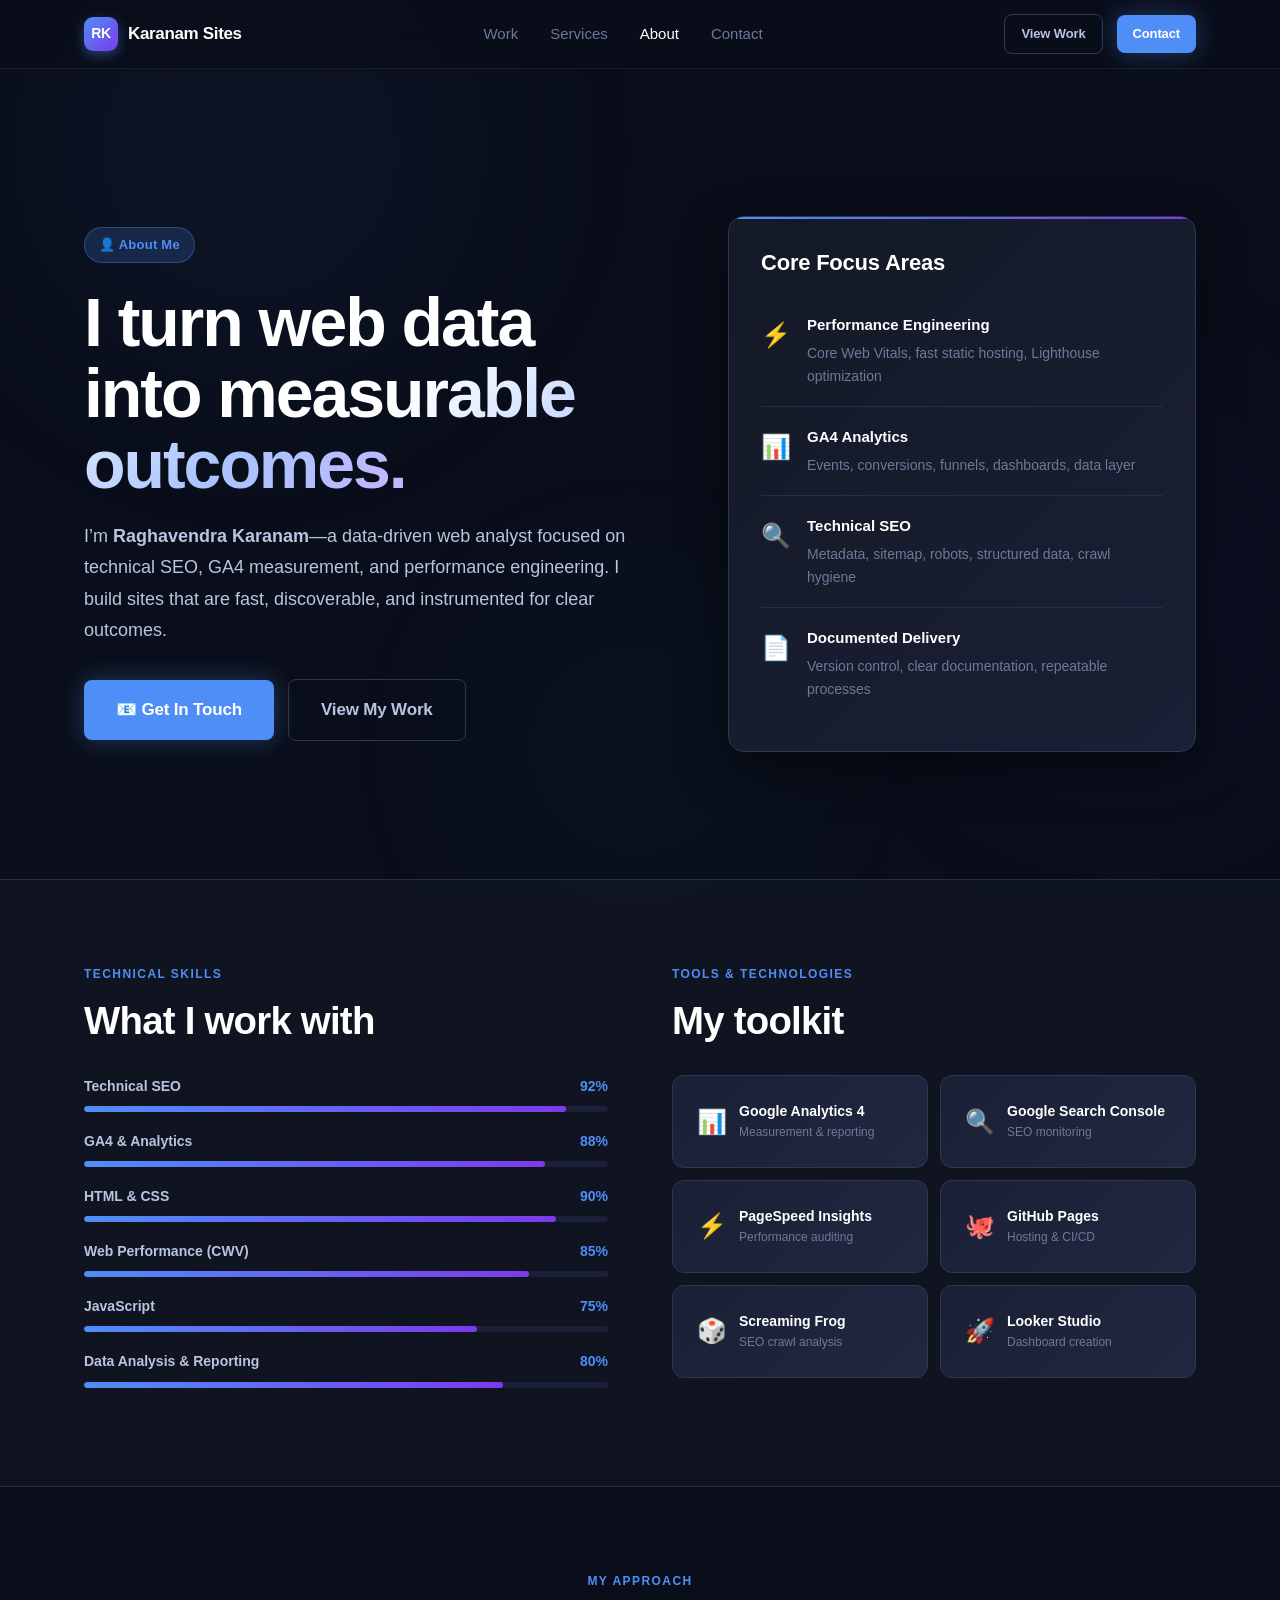
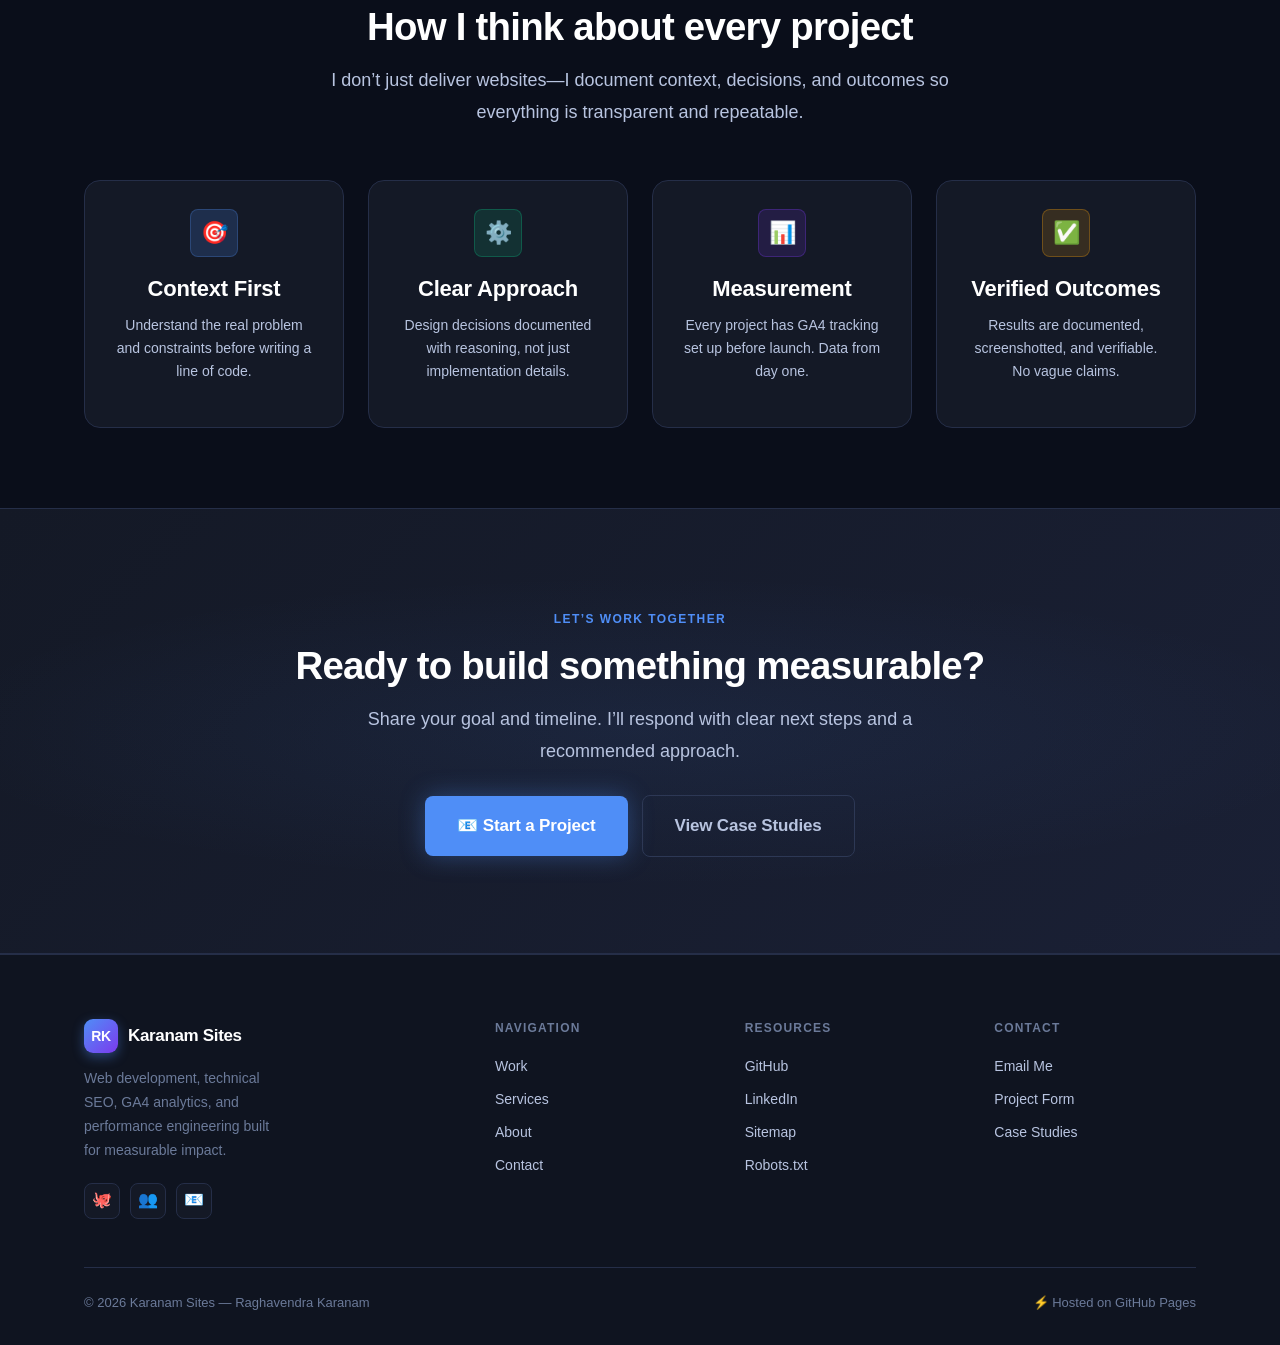
<file: about.html>
<!doctype html>
<html lang="en">
<head>
<meta charset="utf-8" />
<meta name="viewport" content="width=device-width, initial-scale=1" />
<title>About Raghavendra Karanam &ndash; Web Analyst &amp; SEO Specialist</title>
<meta name="description" content="About Raghavendra Karanam: data-driven web analyst specializing in technical SEO, GA4 measurement, Core Web Vitals, and performance engineering. Based in the US." />
<meta name="keywords" content="Raghavendra Karanam, web analyst, SEO specialist, GA4 expert, performance engineer, web developer" />
<meta name="author" content="Raghavendra Karanam" />
<meta name="robots" content="index, follow" />
<link rel="canonical" href="https://karanamsites.com/about.html" />
<meta name="theme-color" content="#4f8ef7" />
<meta property="og:type" content="profile" />
<meta property="og:site_name" content="Karanam Sites" />
<meta property="og:title" content="About Raghavendra Karanam &ndash; Web Analyst" />
<meta property="og:description" content="Data-driven web analyst: technical SEO, GA4 measurement, and performance engineering with clear outcomes." />
<meta property="og:url" content="https://karanamsites.com/about.html" />
<meta property="og:image" content="https://karanamsites.com/assets/og-image.svg" />
<meta name="twitter:card" content="summary_large_image" />
<meta name="twitter:title" content="About Raghavendra Karanam" />
<meta name="twitter:description" content="Web analyst specializing in technical SEO, GA4, and performance engineering." />
<meta name="twitter:image" content="https://karanamsites.com/assets/og-image.svg" />
<link rel="icon" href="/assets/icon.svg" type="image/svg+xml" />
<link rel="stylesheet" href="/style.css" />
<script type="application/ld+json">
{"@context":"https://schema.org","@type":"Person","name":"Raghavendra Karanam","url":"https://karanamsites.com/","sameAs":["https://github.com/raghava0071","https://www.linkedin.com/in/raghavendra-k-460127209/"],"jobTitle":"Web Analyst | SEO + GA4 + Performance","description":"Data-driven web analyst focused on technical SEO, GA4 measurement, and performance engineering.","knowsAbout":["Technical SEO","GA4 Analytics","Core Web Vitals","Web Performance","HTML","CSS","JavaScript"]}
</script>
<script async src="https://www.googletagmanager.com/gtag/js?id=G-V6DBGESS1P"></script>
<script>window.dataLayer=window.dataLayer||[];function gtag(){dataLayer.push(arguments);}gtag('js',new Date());gtag('config','G-V6DBGESS1P',{anonymize_ip:true});</script>
</head>
<body>
<div class="bgFX" aria-hidden="true"><div class="blob b1"></div><div class="blob b2"></div><div class="blob b3"></div></div>

<header class="siteHeader">
  <div class="container headerInner">
    <a class="brand" href="/" aria-label="Karanam Sites Home">
      <span class="brandMark" aria-hidden="true"></span>
      <span>Karanam Sites</span>
    </a>
    <nav class="nav" aria-label="Primary navigation">
      <a href="work.html">Work</a>
      <a href="services.html">Services</a>
      <a href="about.html" class="active">About</a>
      <a href="contact.html">Contact</a>
    </nav>
    <div class="actions">
      <a class="btn secondary btn-sm" href="work.html">View Work</a>
      <a class="btn primary btn-sm" href="contact.html">Contact</a>
    </div>
  </div>
</header>

<main>
<!-- HERO -->
<section class="hero" aria-label="About me">
  <div class="container heroInner">
    <div>
      <span class="badge">&#128100; About Me</span>
      <h1 class="h1">I turn web data into <span class="hero-gradient-text">measurable outcomes.</span></h1>
      <p class="lead">I&rsquo;m <strong>Raghavendra Karanam</strong>&mdash;a data-driven web analyst focused on technical SEO, GA4 measurement, and performance engineering. I build sites that are fast, discoverable, and instrumented for clear outcomes.</p>
      <div class="actions">
        <a class="btn primary btn-lg" href="contact.html">&#128231; Get In Touch</a>
        <a class="btn secondary btn-lg" href="work.html">View My Work</a>
      </div>
    </div>
    <div class="sideCard">
      <h2 class="h3" style="margin-bottom:18px;">Core Focus Areas</h2>
      <div class="featureRow">
        <span class="featureRow-icon">&#9889;</span>
        <div class="featureRow-text">
          <h4>Performance Engineering</h4>
          <p>Core Web Vitals, fast static hosting, Lighthouse optimization</p>
        </div>
      </div>
      <div class="featureRow">
        <span class="featureRow-icon">&#128202;</span>
        <div class="featureRow-text">
          <h4>GA4 Analytics</h4>
          <p>Events, conversions, funnels, dashboards, data layer</p>
        </div>
      </div>
      <div class="featureRow">
        <span class="featureRow-icon">&#128269;</span>
        <div class="featureRow-text">
          <h4>Technical SEO</h4>
          <p>Metadata, sitemap, robots, structured data, crawl hygiene</p>
        </div>
      </div>
      <div class="featureRow">
        <span class="featureRow-icon">&#128196;</span>
        <div class="featureRow-text">
          <h4>Documented Delivery</h4>
          <p>Version control, clear documentation, repeatable processes</p>
        </div>
      </div>
    </div>
  </div>
</section>

<!-- SKILLS -->
<section class="section" style="background:var(--bg2);border-top:1px solid var(--border);border-bottom:1px solid var(--border);">
  <div class="container">
    <div class="grid grid-2" style="align-items:start;gap:64px;">
      <div>
        <span class="eyebrow">Technical Skills</span>
        <h2 class="h2" style="margin-bottom:32px;">What I work with</h2>
        <div class="skillItem">
          <div class="skillTop"><span class="skillName">Technical SEO</span><span class="skillPct">92%</span></div>
          <div class="skillTrack"><div class="skillFill" style="width:92%"></div></div>
        </div>
        <div class="skillItem">
          <div class="skillTop"><span class="skillName">GA4 &amp; Analytics</span><span class="skillPct">88%</span></div>
          <div class="skillTrack"><div class="skillFill" style="width:88%"></div></div>
        </div>
        <div class="skillItem">
          <div class="skillTop"><span class="skillName">HTML &amp; CSS</span><span class="skillPct">90%</span></div>
          <div class="skillTrack"><div class="skillFill" style="width:90%"></div></div>
        </div>
        <div class="skillItem">
          <div class="skillTop"><span class="skillName">Web Performance (CWV)</span><span class="skillPct">85%</span></div>
          <div class="skillTrack"><div class="skillFill" style="width:85%"></div></div>
        </div>
        <div class="skillItem">
          <div class="skillTop"><span class="skillName">JavaScript</span><span class="skillPct">75%</span></div>
          <div class="skillTrack"><div class="skillFill" style="width:75%"></div></div>
        </div>
        <div class="skillItem">
          <div class="skillTop"><span class="skillName">Data Analysis &amp; Reporting</span><span class="skillPct">80%</span></div>
          <div class="skillTrack"><div class="skillFill" style="width:80%"></div></div>
        </div>
      </div>
      <div>
        <span class="eyebrow">Tools &amp; Technologies</span>
        <h2 class="h2" style="margin-bottom:32px;">My toolkit</h2>
        <div class="grid grid-2" style="gap:12px;">
          <div class="highlight" style="display:flex;align-items:center;gap:12px;">
            <span style="font-size:24px;">&#128202;</span>
            <div><div style="font-weight:700;color:#fff;font-size:14px;">Google Analytics 4</div><div style="font-size:12px;color:var(--muted);">Measurement &amp; reporting</div></div>
          </div>
          <div class="highlight" style="display:flex;align-items:center;gap:12px;">
            <span style="font-size:24px;">&#128269;</span>
            <div><div style="font-weight:700;color:#fff;font-size:14px;">Google Search Console</div><div style="font-size:12px;color:var(--muted);">SEO monitoring</div></div>
          </div>
          <div class="highlight" style="display:flex;align-items:center;gap:12px;">
            <span style="font-size:24px;">&#9889;</span>
            <div><div style="font-weight:700;color:#fff;font-size:14px;">PageSpeed Insights</div><div style="font-size:12px;color:var(--muted);">Performance auditing</div></div>
          </div>
          <div class="highlight" style="display:flex;align-items:center;gap:12px;">
            <span style="font-size:24px;">&#128025;</span>
            <div><div style="font-weight:700;color:#fff;font-size:14px;">GitHub Pages</div><div style="font-size:12px;color:var(--muted);">Hosting &amp; CI/CD</div></div>
          </div>
          <div class="highlight" style="display:flex;align-items:center;gap:12px;">
            <span style="font-size:24px;">&#127922;</span>
            <div><div style="font-weight:700;color:#fff;font-size:14px;">Screaming Frog</div><div style="font-size:12px;color:var(--muted);">SEO crawl analysis</div></div>
          </div>
          <div class="highlight" style="display:flex;align-items:center;gap:12px;">
            <span style="font-size:24px;">&#128640;</span>
            <div><div style="font-weight:700;color:#fff;font-size:14px;">Looker Studio</div><div style="font-size:12px;color:var(--muted);">Dashboard creation</div></div>
          </div>
        </div>
      </div>
    </div>
  </div>
</section>

<!-- APPROACH -->
<section class="section">
  <div class="container">
    <div class="sectionHead center">
      <span class="eyebrow">My Approach</span>
      <h2 class="h2">How I think about every project</h2>
      <p class="lead" style="margin:0 auto;">I don&rsquo;t just deliver websites&mdash;I document context, decisions, and outcomes so everything is transparent and repeatable.</p>
    </div>
    <div class="grid grid-4">
      <div class="card" style="text-align:center;">
        <div class="card-icon" style="margin:0 auto 18px;">&#127919;</div>
        <h3 class="h3">Context First</h3>
        <p style="font-size:14px;">Understand the real problem and constraints before writing a line of code.</p>
      </div>
      <div class="card" style="text-align:center;">
        <div class="card-icon green" style="margin:0 auto 18px;">&#9881;&#65039;</div>
        <h3 class="h3">Clear Approach</h3>
        <p style="font-size:14px;">Design decisions documented with reasoning, not just implementation details.</p>
      </div>
      <div class="card" style="text-align:center;">
        <div class="card-icon purple" style="margin:0 auto 18px;">&#128202;</div>
        <h3 class="h3">Measurement</h3>
        <p style="font-size:14px;">Every project has GA4 tracking set up before launch. Data from day one.</p>
      </div>
      <div class="card" style="text-align:center;">
        <div class="card-icon orange" style="margin:0 auto 18px;">&#9989;</div>
        <h3 class="h3">Verified Outcomes</h3>
        <p style="font-size:14px;">Results are documented, screenshotted, and verifiable. No vague claims.</p>
      </div>
    </div>
  </div>
</section>

<!-- CTA -->
<section class="ctaSection">
  <div class="container">
    <span class="eyebrow">Let&rsquo;s work together</span>
    <h2 class="h2">Ready to build something measurable?</h2>
    <p class="lead" style="text-align:center;margin:0 auto 0;">Share your goal and timeline. I&rsquo;ll respond with clear next steps and a recommended approach.</p>
    <div class="actions center">
      <a class="btn primary btn-lg" href="contact.html">&#128231; Start a Project</a>
      <a class="btn secondary btn-lg" href="work.html">View Case Studies</a>
    </div>
  </div>
</section>
</main>

<footer class="siteFooter" aria-label="Site footer">
  <div class="container">
    <div class="footerGrid">
      <div class="footerBrand">
        <a class="brand" href="/" aria-label="Karanam Sites Home">
          <span class="brandMark" aria-hidden="true"></span>
          <span>Karanam Sites</span>
        </a>
        <p>Web development, technical SEO, GA4 analytics, and performance engineering built for measurable impact.</p>
        <div class="footerSocials">
          <a class="socialBtn" href="https://github.com/raghava0071" target="_blank" rel="noopener" aria-label="GitHub">&#128025;</a>
          <a class="socialBtn" href="https://www.linkedin.com/in/raghavendra-k-460127209/" target="_blank" rel="noopener" aria-label="LinkedIn">&#128101;</a>
          <a class="socialBtn" href="mailto:raghavendrakaranamusa@gmail.com" aria-label="Email">&#128231;</a>
        </div>
      </div>
      <div class="footerCol"><h5>Navigation</h5><a href="work.html">Work</a><a href="services.html">Services</a><a href="about.html">About</a><a href="contact.html">Contact</a></div>
      <div class="footerCol"><h5>Resources</h5><a href="https://github.com/raghava0071" target="_blank" rel="noopener">GitHub</a><a href="https://www.linkedin.com/in/raghavendra-k-460127209/" target="_blank" rel="noopener">LinkedIn</a><a href="sitemap.xml">Sitemap</a><a href="robots.txt">Robots.txt</a></div>
      <div class="footerCol"><h5>Contact</h5><a href="mailto:raghavendrakaranamusa@gmail.com">Email Me</a><a href="contact.html">Project Form</a><a href="work.html">Case Studies</a></div>
    </div>
    <div class="footerBottom">
      <span>&copy; 2026 Karanam Sites &mdash; Raghavendra Karanam</span>
      <span>&#9889; Hosted on GitHub Pages</span>
    </div>
  </div>
</footer>
</body>
</html>
</file>
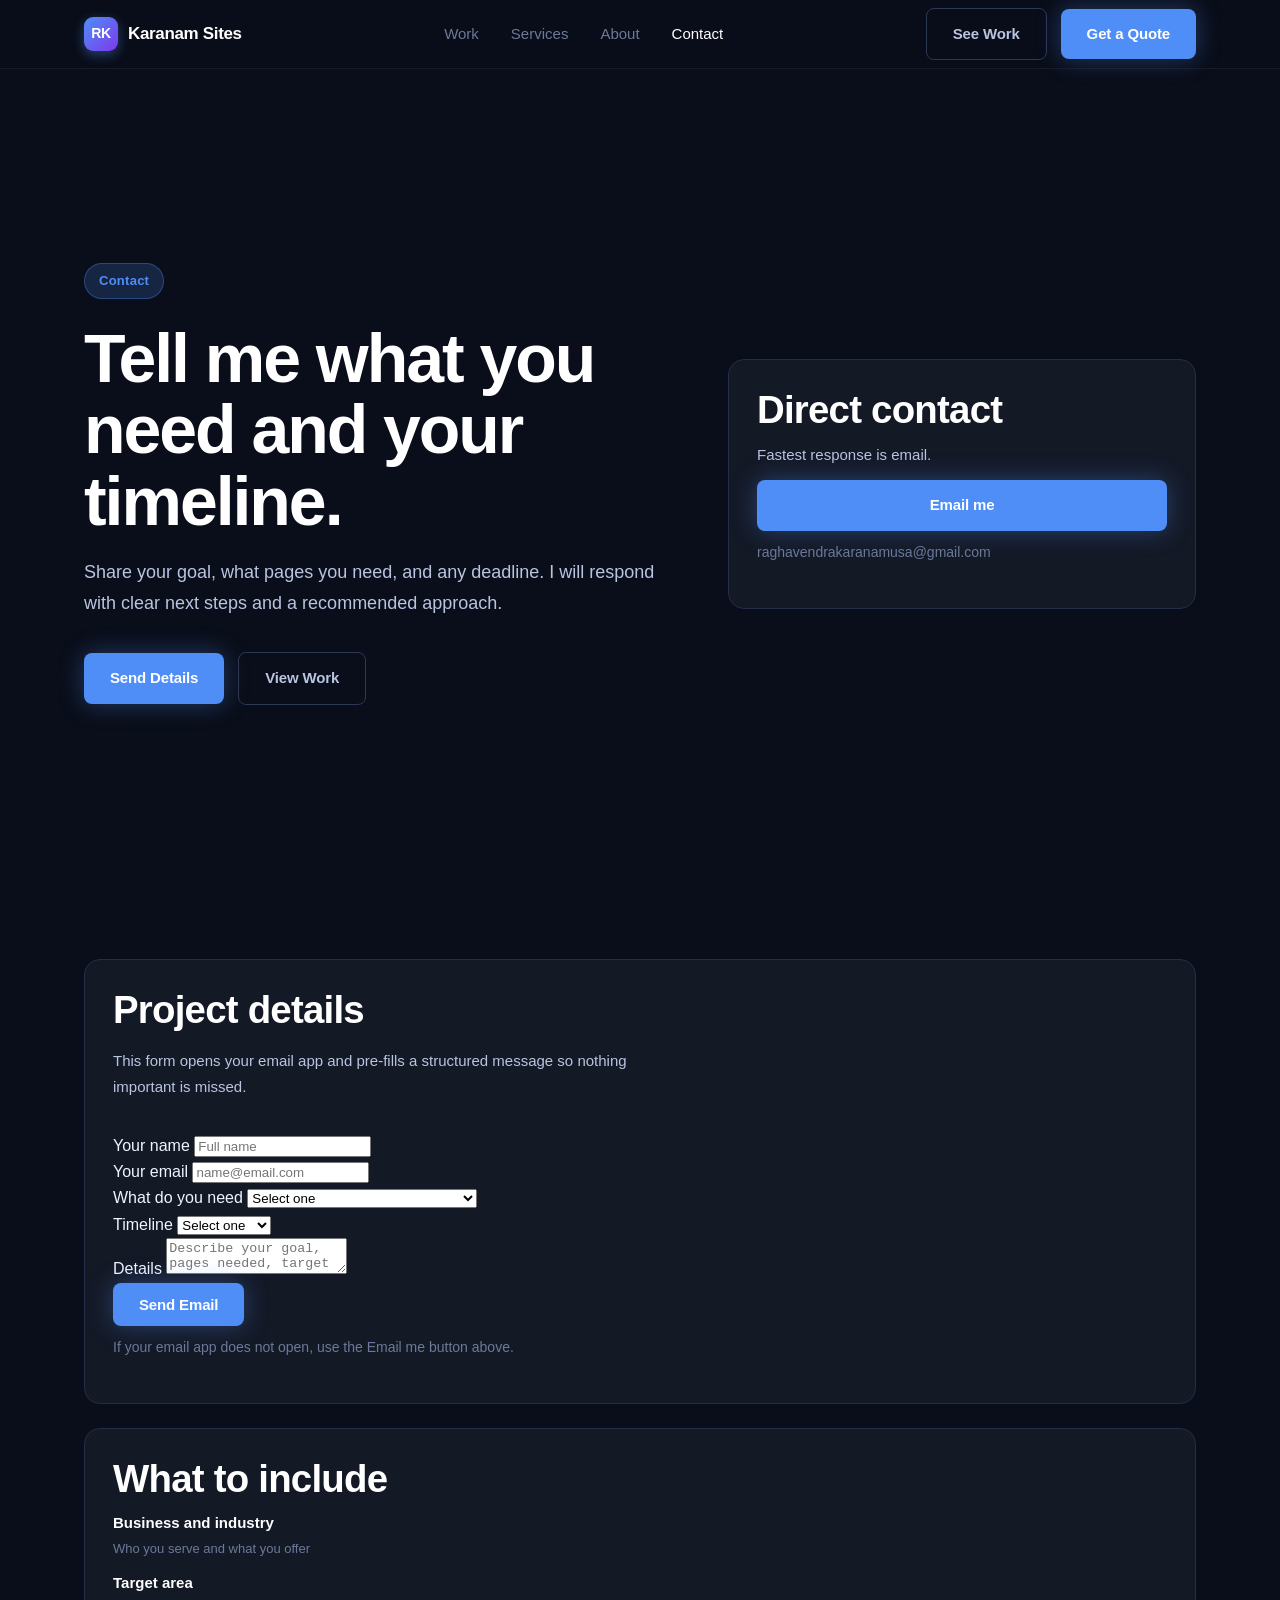
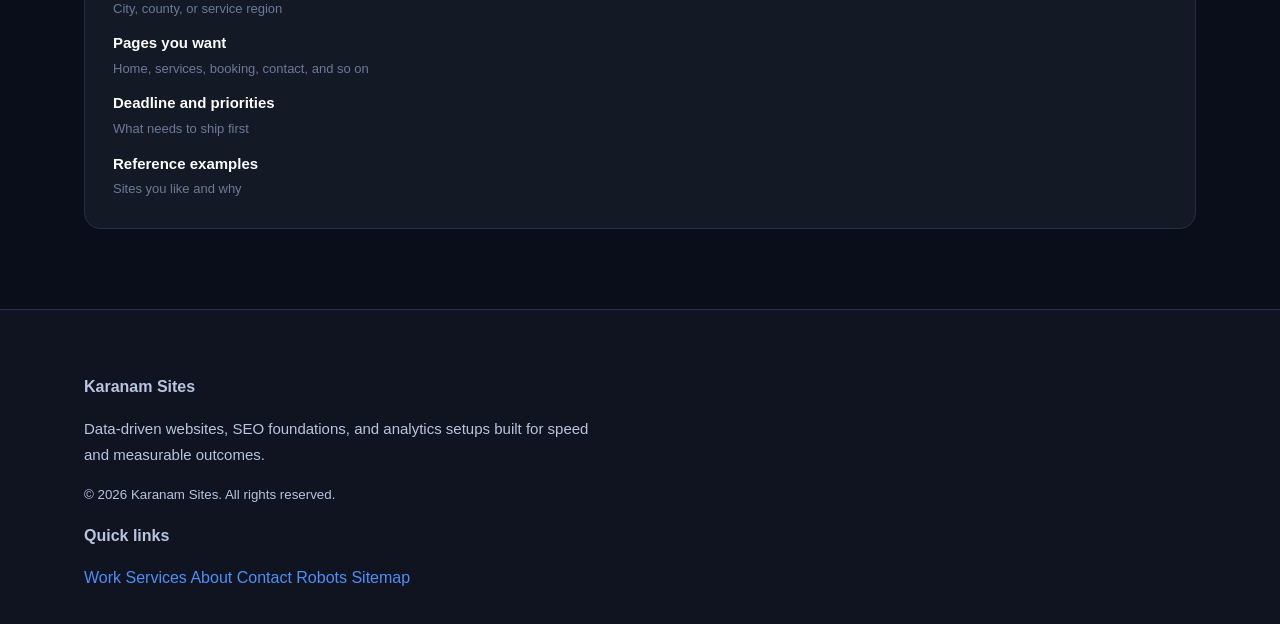
<file: contact.html>
<!DOCTYPE html>
<html lang="en">
<head>
  <meta charset="UTF-8" />
  <meta name="viewport" content="width=device-width, initial-scale=1.0" />

  <title>Contact | Karanam Sites</title>
  <meta name="description" content="Contact Karanam Sites for website builds, SEO foundations, GA4 analytics, and performance improvements. Share your goal and timeline to get next steps." />
  <meta name="robots" content="index, follow" />

  <link rel="canonical" href="https://karanamsites.com/contact.html" />
  <meta name="theme-color" content="#1f5eff" />

  <meta property="og:type" content="website" />
  <meta property="og:site_name" content="Karanam Sites" />
  <meta property="og:title" content="Contact | Karanam Sites" />
  <meta property="og:description" content="Share your project goal and timeline. Website builds, SEO foundations, GA4 analytics, and performance improvements." />
  <meta property="og:url" content="https://karanamsites.com/contact.html" />
  <meta property="og:image" content="https://karanamsites.com/assets/og-image.svg" />

  <meta name="twitter:card" content="summary_large_image" />
  <meta name="twitter:title" content="Contact | Karanam Sites" />
  <meta name="twitter:description" content="Share your project goal and timeline. Website builds, SEO foundations, GA4 analytics, and performance improvements." />
  <meta name="twitter:image" content="https://karanamsites.com/assets/og-image.svg" />

  <link rel="stylesheet" href="style.css" />

  <script type="application/ld+json">
  {
    "@context":"https://schema.org",
    "@type":"ContactPage",
    "name":"Contact | Karanam Sites",
    "url":"https://karanamsites.com/contact.html",
    "isPartOf":{
      "@type":"WebSite",
      "name":"Karanam Sites",
      "url":"https://karanamsites.com/"
    }
  }
  </script>

  <!-- Google Analytics (GA4) -->
  <script async src="https://www.googletagmanager.com/gtag/js?id=G-V6DBGESS1P"></script>
  <script>
    window.dataLayer = window.dataLayer || [];
    function gtag(){ dataLayer.push(arguments); }
    gtag('js', new Date());
    gtag('config', 'G-V6DBGESS1P');
  </script>
</head>

<body>
  <header class="siteHeader">
    <div class="container headerInner">
      <a class="brand" href="index.html" aria-label="Karanam Sites Home">
        <span class="brandMark" aria-hidden="true"></span>
        <span>Karanam Sites</span>
      </a>

      <nav class="nav" aria-label="Primary">
        <a href="work.html">Work</a>
        <a href="services.html">Services</a>
        <a href="about.html">About</a>
        <a href="contact.html">Contact</a>
      </nav>

      <div class="actions">
        <a class="btn secondary" href="work.html">See Work</a>
        <a class="btn primary" href="contact.html">Get a Quote</a>
      </div>
    </div>
  </header>

  <section class="hero">
    <div class="container heroInner">
      <div>
        <span class="badge">Contact</span>
        <h1 class="h1">Tell me what you need and your timeline.</h1>
        <p class="lead">
          Share your goal, what pages you need, and any deadline. I will respond with clear next steps and a recommended approach.
        </p>

        <div class="actions">
          <a class="btn primary" href="#project-form" data-track="cta" data-cta="send_details">Send Details</a>
          <a class="btn secondary" href="work.html" data-track="cta" data-cta="view_work">View Work</a>
        </div>
      </div>

      <aside class="card">
        <h2 class="h2" style="margin-bottom:10px;">Direct contact</h2>
        <p class="lead" style="margin-bottom:12px; font-size:15px;">
          Fastest response is email.
        </p>

        <a
          id="emailMeBtn"
          class="btn primary"
          style="width:100%; justify-content:center;"
          href="mailto:raghavendrakaranamusa@gmail.com?subject=Project%20Inquiry%20Karanam%20Sites"
          data-track="email"
        >
          Email me
        </a>

        <p style="margin-top:10px; color:var(--muted); font-size:14px;">
          raghavendrakaranamusa@gmail.com
        </p>
      </aside>
    </div>
  </section>

  <section class="section" id="project-form">
    <div class="container">
      <div class="grid two" style="align-items:start;">
        <div class="card">
          <h2 class="h2">Project details</h2>
          <p class="lead" style="font-size:15px;">
            This form opens your email app and pre-fills a structured message so nothing important is missed.
          </p>

          <form id="contactForm" class="form" style="margin-top:14px;">
            <div class="field">
              <label for="name">Your name</label>
              <input id="name" name="name" type="text" placeholder="Full name" autocomplete="name" required />
            </div>

            <div class="field">
              <label for="email">Your email</label>
              <input id="email" name="email" type="email" placeholder="name@email.com" autocomplete="email" required />
            </div>

            <div class="field">
              <label for="need">What do you need</label>
              <select id="need" name="need" required>
                <option value="" selected>Select one</option>
                <option value="Website Launch">Website Launch</option>
                <option value="Speed and SEO Boost">Speed and SEO Boost</option>
                <option value="Analytics Setup (GA4 / Dashboard)">Analytics Setup (GA4 / Dashboard)</option>
                <option value="Other">Other</option>
              </select>
            </div>

            <div class="field">
              <label for="timeline">Timeline</label>
              <select id="timeline" name="timeline" required>
                <option value="" selected>Select one</option>
                <option value="This week">This week</option>
                <option value="Two weeks">Two weeks</option>
                <option value="This month">This month</option>
                <option value="Not sure yet">Not sure yet</option>
              </select>
            </div>

            <div class="field">
              <label for="message">Details</label>
              <textarea
                id="message"
                name="message"
                placeholder="Describe your goal, pages needed, target location if relevant, and any reference sites you like."
                required
              ></textarea>
            </div>

            <button class="btn primary" type="submit" data-track="form_submit">Send Email</button>

            <p style="margin-top:10px; color:var(--muted); font-size:14px;">
              If your email app does not open, use the Email me button above.
            </p>
          </form>
        </div>

        <aside class="card muted">
          <h2 class="h2" style="margin-bottom:10px;">What to include</h2>
          <div class="grid" style="gap:12px;">
            <div class="kpi">
              <div class="title">Business and industry</div>
              <div class="desc">Who you serve and what you offer</div>
            </div>
            <div class="kpi">
              <div class="title">Target area</div>
              <div class="desc">City, county, or service region</div>
            </div>
            <div class="kpi">
              <div class="title">Pages you want</div>
              <div class="desc">Home, services, booking, contact, and so on</div>
            </div>
            <div class="kpi">
              <div class="title">Deadline and priorities</div>
              <div class="desc">What needs to ship first</div>
            </div>
            <div class="kpi">
              <div class="title">Reference examples</div>
              <div class="desc">Sites you like and why</div>
            </div>
          </div>
        </aside>
      </div>
    </div>
  </section>

  <footer class="siteFooter">
    <div class="container footerInner">
      <div>
        <p><strong>Karanam Sites</strong></p>
        <p class="lead" style="margin:0; font-size:15px;">
          Data-driven websites, SEO foundations, and analytics setups built for speed and measurable outcomes.
        </p>
        <p style="margin-top:12px;">
          <small>© <span id="y"></span> Karanam Sites. All rights reserved.</small>
        </p>
      </div>

      <div>
        <p><strong>Quick links</strong></p>
        <div class="footerLinks">
          <a href="work.html">Work</a>
          <a href="services.html">Services</a>
          <a href="about.html">About</a>
          <a href="contact.html">Contact</a>
          <a href="robots.txt">Robots</a>
          <a href="sitemap.xml">Sitemap</a>
        </div>
      </div>
    </div>
  </footer>

  <!-- Page scripts (after HTML so DOM exists) -->
  <script>
    document.getElementById("y").textContent = new Date().getFullYear();

    // Highlight active nav link
    const path = location.pathname.split("/").pop() || "index.html";
    document.querySelectorAll(".nav a").forEach(a => {
      if (a.getAttribute("href") === path) a.classList.add("active");
    });

    // Track CTA clicks (clean + controlled)
    document.querySelectorAll('[data-track="cta"]').forEach(link => {
      link.addEventListener('click', () => {
        if (typeof gtag === "function") {
          gtag('event', 'cta_click', {
            cta: link.getAttribute('data-cta') || link.textContent.trim(),
            page_path: location.pathname
          });
        }
      });
    });

    // Track direct email button click
    const emailBtn = document.getElementById("emailMeBtn");
    if (emailBtn) {
      emailBtn.addEventListener("click", () => {
        if (typeof gtag === "function") {
          gtag('event', 'email_click', {
            page_path: location.pathname,
            link_text: 'Email me'
          });
        }
      });
    }

    // Form submit -> track then open mailto
    document.getElementById("contactForm").addEventListener("submit", function (e) {
      e.preventDefault();

      const name = document.getElementById("name").value.trim();
      const email = document.getElementById("email").value.trim();
      const need = document.getElementById("need").value.trim();
      const timeline = document.getElementById("timeline").value.trim();
      const msg = document.getElementById("message").value.trim();

      // ✅ Correct place for contact_submit
      if (typeof gtag === "function") {
        gtag('event', 'contact_submit', {
          event_category: 'engagement',
          event_label: 'Contact Form',
          page_path: location.pathname,
          need: need || '(not set)',
          timeline: timeline || '(not set)'
        });
      }

      const subject = encodeURIComponent("Project inquiry - Karanam Sites");
      const body = encodeURIComponent(
        "Name: " + name + "\n" +
        "Email: " + email + "\n" +
        "Need: " + need + "\n" +
        "Timeline: " + timeline + "\n\n" +
        "Details:\n" + msg + "\n"
      );

      // Give the event a brief moment to queue before navigating (static-site safe)
      setTimeout(() => {
        window.location.href =
          "mailto:raghavendrakaranamusa@gmail.com?subject=" + subject + "&body=" + body;
      }, 150);
    });
  </script>
</body>
</html>
</file>
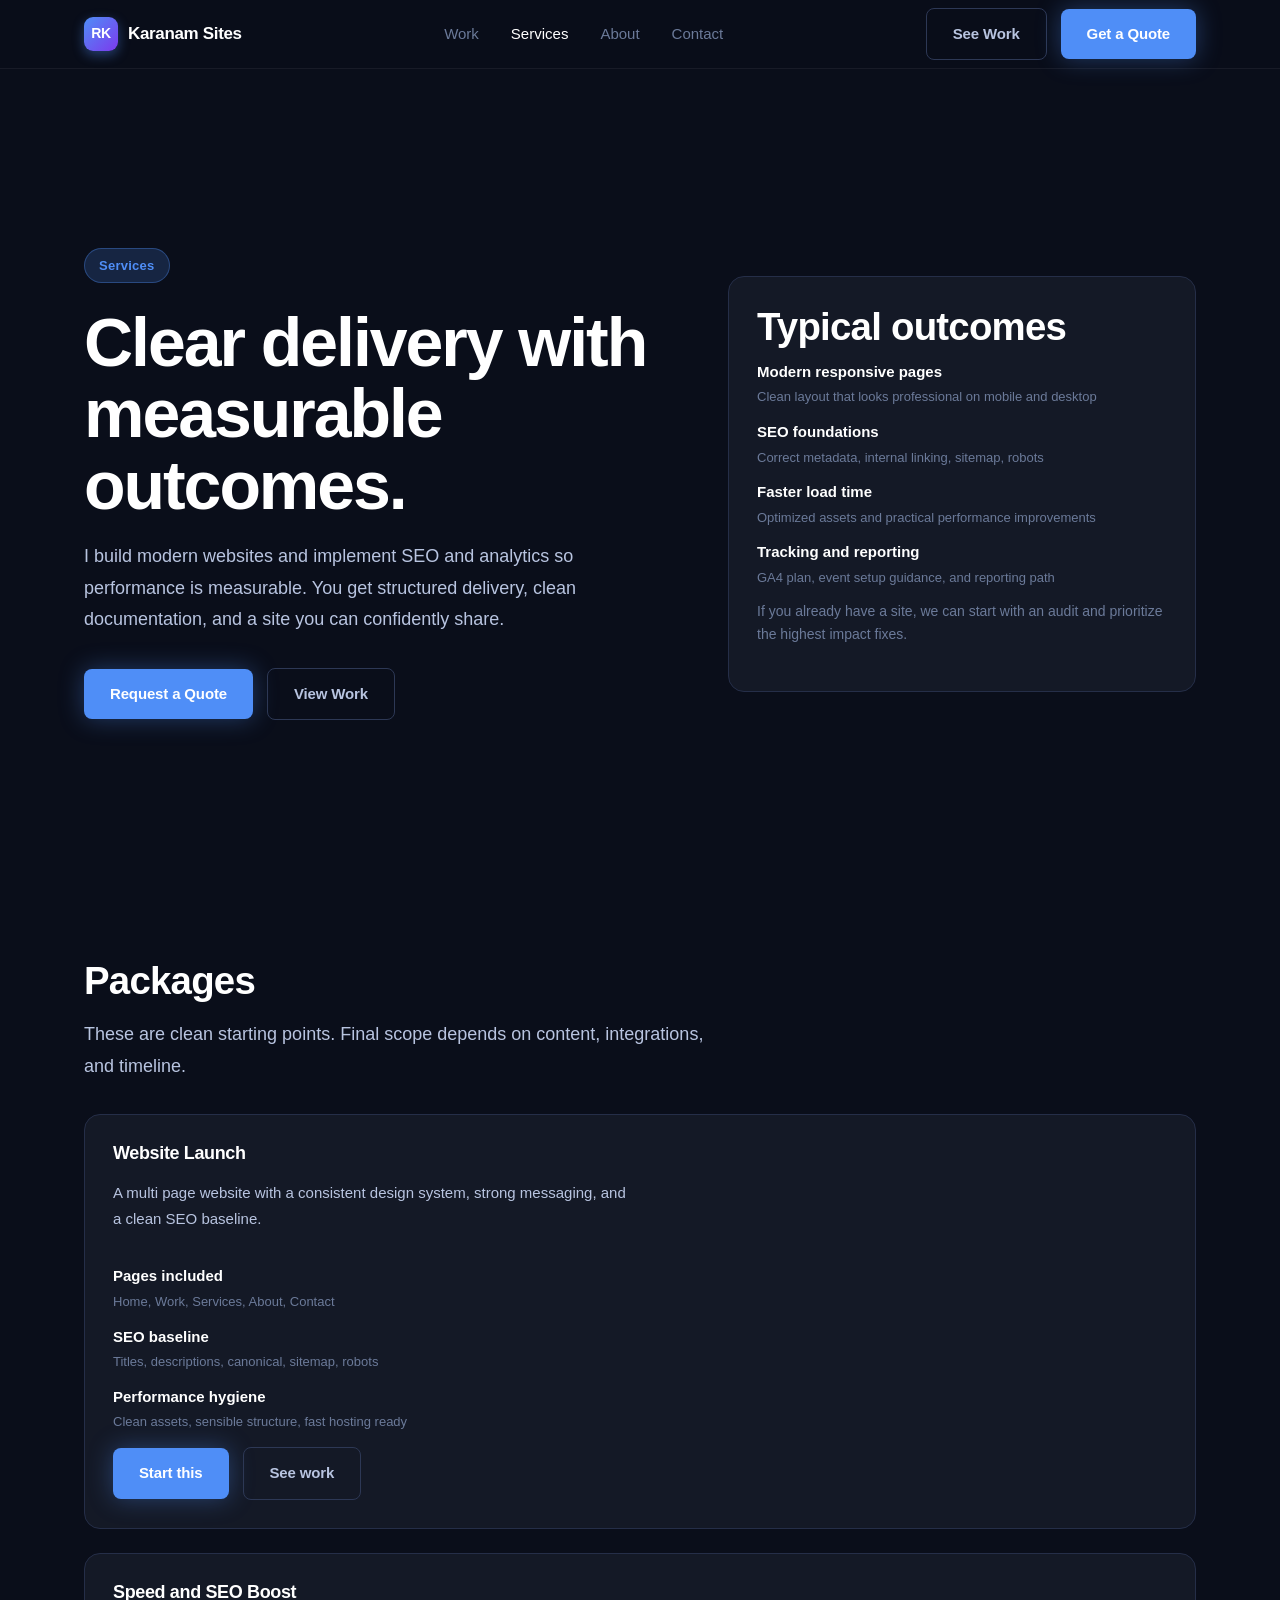
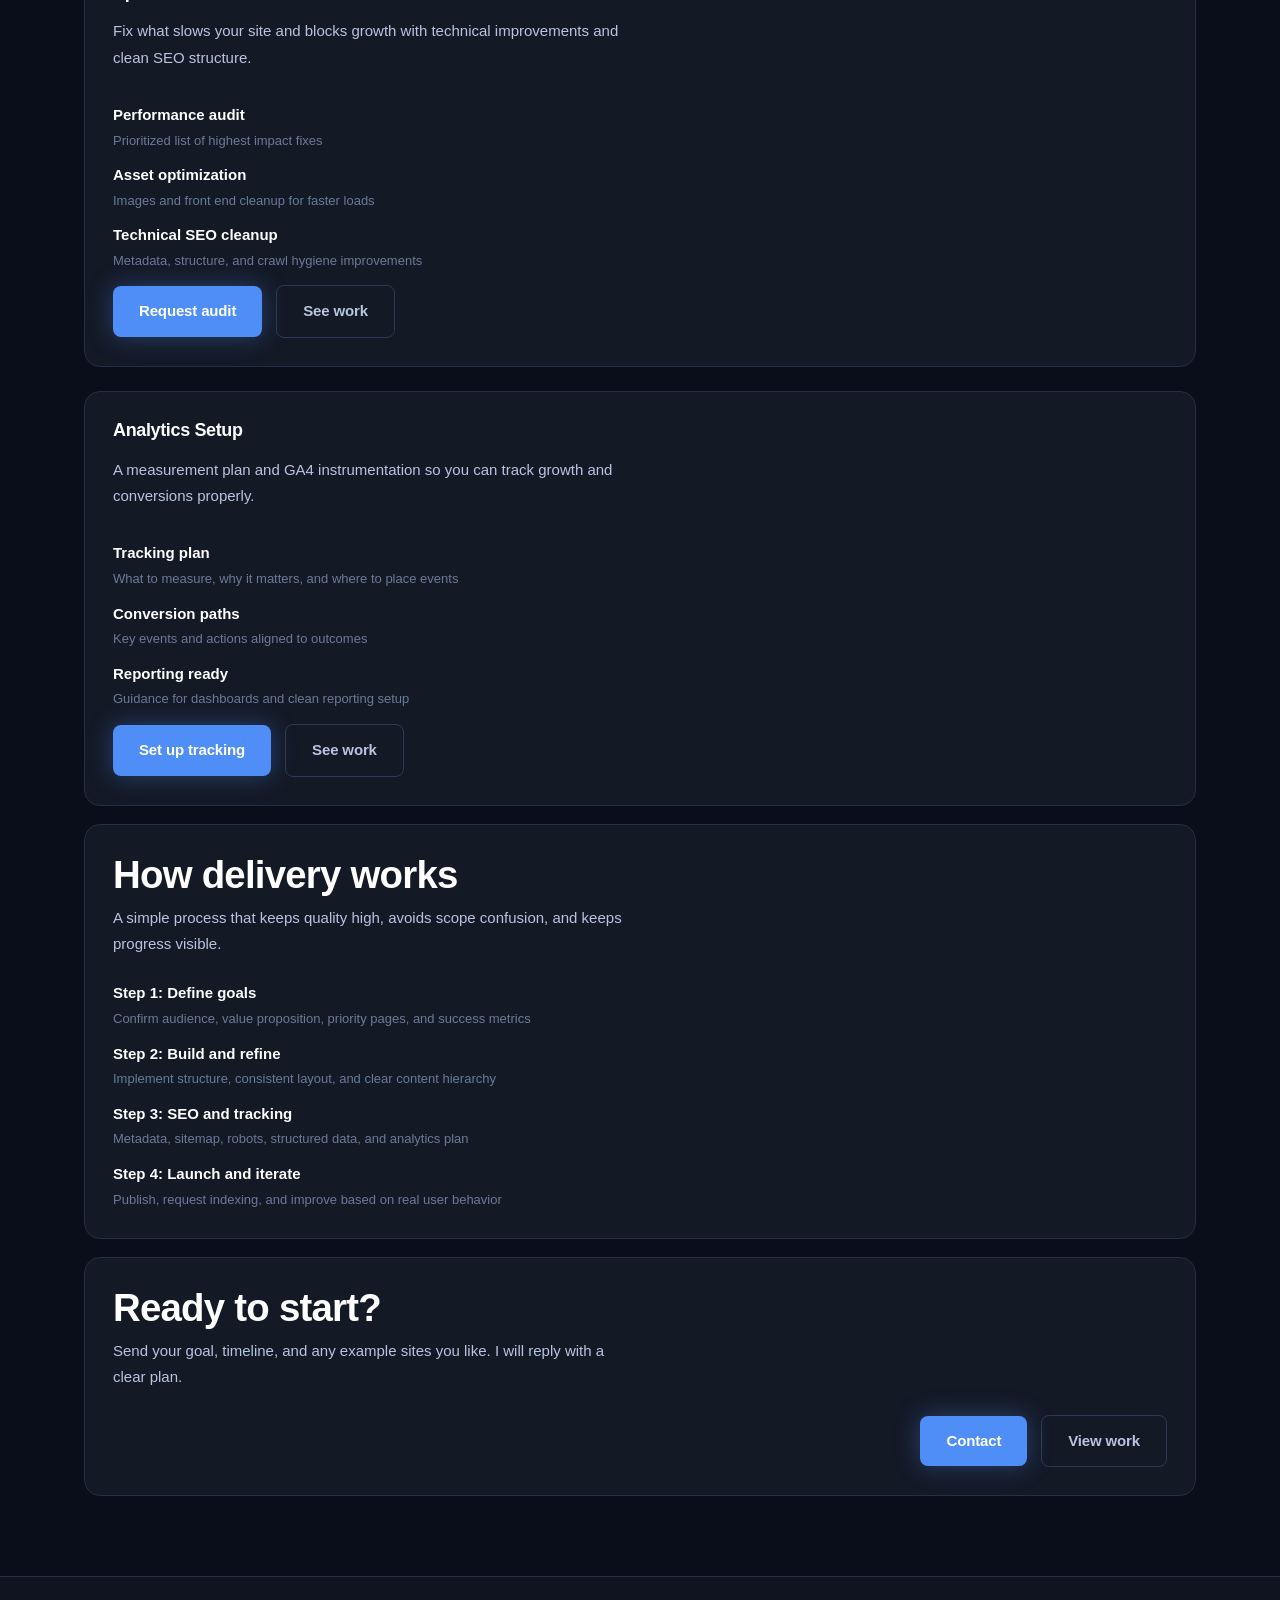
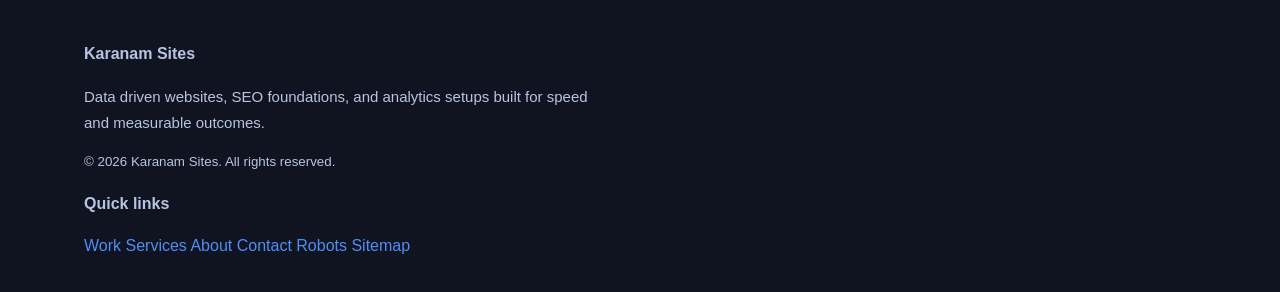
<file: services.html>
<!doctype html>
<html lang="en">
<head>
  <meta charset="utf-8" />
  <meta name="viewport" content="width=device-width, initial-scale=1" />

  <title>Services | Karanam Sites</title>
  <meta name="description" content="Website builds, SEO foundations, speed improvements, and GA4 analytics setup. Clear delivery, measurable outcomes, and clean documentation." />
  <meta name="robots" content="index, follow" />

  <link rel="canonical" href="https://karanamsites.com/services.html" />
  <meta name="theme-color" content="#1f5eff" />

  <meta property="og:type" content="website" />
  <meta property="og:site_name" content="Karanam Sites" />
  <meta property="og:title" content="Services | Karanam Sites" />
  <meta property="og:description" content="Website builds, SEO foundations, speed improvements, and GA4 analytics setup with clear outcomes." />
  <meta property="og:url" content="https://karanamsites.com/services.html" />
  <meta property="og:image" content="https://karanamsites.com/assets/og-image.svg" />

  <meta name="twitter:card" content="summary_large_image" />
  <meta name="twitter:title" content="Services | Karanam Sites" />
  <meta name="twitter:description" content="Website builds, SEO foundations, speed improvements, and GA4 analytics setup with clear outcomes." />
  <meta name="twitter:image" content="https://karanamsites.com/assets/og-image.svg" />

  <link rel="icon" href="/assets/icon.svg" type="image/svg+xml" />
  <link rel="stylesheet" href="/style.css" />

  <script type="application/ld+json">
  {
    "@context":"https://schema.org",
    "@type":"ProfessionalService",
    "name":"Karanam Sites",
    "url":"https://karanamsites.com/",
    "areaServed":"US",
    "serviceType":[
      "Website Development",
      "Search Engine Optimization",
      "GA4 Analytics Implementation",
      "Performance Optimization"
    ],
    "sameAs":[
      "https://github.com/raghava0071",
      "https://www.linkedin.com/in/raghavendra-k-460127209/"
    ]
  }
  </script>
  <!-- Google Analytics (GA4) -->
<script async src="https://www.googletagmanager.com/gtag/js?id=G-V6DBGESS1P"></script>
<script>
  window.dataLayer = window.dataLayer || [];
  function gtag(){dataLayer.push(arguments);}
  gtag('js', new Date());
  gtag('config', 'G-V6DBGESS1P', {
    anonymize_ip: true,
    page_title: document.title,
    page_location: window.location.href
  });
</script>
</head>
<script>
  document.querySelectorAll('a').forEach(link => {
    link.addEventListener('click', () => {
      if (link.textContent.toLowerCase().includes('contact') ||
          link.textContent.toLowerCase().includes('quote')) {
        gtag('event', 'cta_click', {
          link_text: link.textContent,
          page_path: location.pathname
        });
      }
    });
  });
</script>

<body>
  <header class="siteHeader">
    <div class="container headerInner">
      <a class="brand" href="index.html" aria-label="Karanam Sites Home">
        <span class="brandMark" aria-hidden="true"></span>
        <span>Karanam Sites</span>
      </a>

      <nav class="nav" aria-label="Primary">
        <a href="work.html">Work</a>
        <a href="services.html">Services</a>
        <a href="about.html">About</a>
        <a href="contact.html">Contact</a>
      </nav>

      <div class="actions">
        <a class="btn secondary" href="work.html">See Work</a>
        <a class="btn primary" href="contact.html">Get a Quote</a>
      </div>
    </div>
  </header>

  <section class="hero">
    <div class="container heroInner">
      <div>
        <span class="badge">Services</span>
        <h1 class="h1">Clear delivery with measurable outcomes.</h1>
        <p class="lead">
          I build modern websites and implement SEO and analytics so performance is measurable.
          You get structured delivery, clean documentation, and a site you can confidently share.
        </p>

        <div class="actions">
          <a class="btn primary" href="contact.html">Request a Quote</a>
          <a class="btn secondary" href="work.html">View Work</a>
        </div>
      </div>

      <aside class="card">
        <h2 class="h2" style="margin-bottom:10px;">Typical outcomes</h2>

        <div class="grid" style="gap:12px;">
          <div class="kpi">
            <div class="title">Modern responsive pages</div>
            <div class="desc">Clean layout that looks professional on mobile and desktop</div>
          </div>
          <div class="kpi">
            <div class="title">SEO foundations</div>
            <div class="desc">Correct metadata, internal linking, sitemap, robots</div>
          </div>
          <div class="kpi">
            <div class="title">Faster load time</div>
            <div class="desc">Optimized assets and practical performance improvements</div>
          </div>
          <div class="kpi">
            <div class="title">Tracking and reporting</div>
            <div class="desc">GA4 plan, event setup guidance, and reporting path</div>
          </div>
        </div>

        <p style="margin-top:12px; color:var(--muted); font-size:14px;">
          If you already have a site, we can start with an audit and prioritize the highest impact fixes.
        </p>
      </aside>
    </div>
  </section>

  <section class="section">
    <div class="container">
      <h2 class="h2">Packages</h2>
      <p class="lead" style="margin-top:8px;">
        These are clean starting points. Final scope depends on content, integrations, and timeline.
      </p>

      <div class="grid three" style="margin-top:16px;">
        <article class="card">
          <h3 class="h2" style="font-size:18px;">Website Launch</h3>
          <p class="lead" style="font-size:15px;">
            A multi page website with a consistent design system, strong messaging, and a clean SEO baseline.
          </p>

          <div class="grid" style="gap:12px; margin-top:10px;">
            <div class="kpi">
              <div class="title">Pages included</div>
              <div class="desc">Home, Work, Services, About, Contact</div>
            </div>
            <div class="kpi">
              <div class="title">SEO baseline</div>
              <div class="desc">Titles, descriptions, canonical, sitemap, robots</div>
            </div>
            <div class="kpi">
              <div class="title">Performance hygiene</div>
              <div class="desc">Clean assets, sensible structure, fast hosting ready</div>
            </div>
          </div>

          <div class="actions" style="margin-top:14px;">
            <a class="btn primary" href="contact.html">Start this</a>
            <a class="btn secondary" href="work.html">See work</a>
          </div>
        </article>

        <article class="card">
          <h3 class="h2" style="font-size:18px;">Speed and SEO Boost</h3>
          <p class="lead" style="font-size:15px;">
            Fix what slows your site and blocks growth with technical improvements and clean SEO structure.
          </p>

          <div class="grid" style="gap:12px; margin-top:10px;">
            <div class="kpi">
              <div class="title">Performance audit</div>
              <div class="desc">Prioritized list of highest impact fixes</div>
            </div>
            <div class="kpi">
              <div class="title">Asset optimization</div>
              <div class="desc">Images and front end cleanup for faster loads</div>
            </div>
            <div class="kpi">
              <div class="title">Technical SEO cleanup</div>
              <div class="desc">Metadata, structure, and crawl hygiene improvements</div>
            </div>
          </div>

          <div class="actions" style="margin-top:14px;">
            <a class="btn primary" href="contact.html">Request audit</a>
            <a class="btn secondary" href="work.html">See work</a>
          </div>
        </article>

        <article class="card">
          <h3 class="h2" style="font-size:18px;">Analytics Setup</h3>
          <p class="lead" style="font-size:15px;">
            A measurement plan and GA4 instrumentation so you can track growth and conversions properly.
          </p>

          <div class="grid" style="gap:12px; margin-top:10px;">
            <div class="kpi">
              <div class="title">Tracking plan</div>
              <div class="desc">What to measure, why it matters, and where to place events</div>
            </div>
            <div class="kpi">
              <div class="title">Conversion paths</div>
              <div class="desc">Key events and actions aligned to outcomes</div>
            </div>
            <div class="kpi">
              <div class="title">Reporting ready</div>
              <div class="desc">Guidance for dashboards and clean reporting setup</div>
            </div>
          </div>

          <div class="actions" style="margin-top:14px;">
            <a class="btn primary" href="contact.html">Set up tracking</a>
            <a class="btn secondary" href="work.html">See work</a>
          </div>
        </article>
      </div>

      <div class="card muted" style="margin-top:18px;">
        <div class="grid two" style="align-items:start;">
          <div>
            <h2 class="h2" style="margin-bottom:8px;">How delivery works</h2>
            <p class="lead" style="margin:0; font-size:15px;">
              A simple process that keeps quality high, avoids scope confusion, and keeps progress visible.
            </p>
          </div>

          <div class="grid" style="gap:12px;">
            <div class="kpi">
              <div class="title">Step 1: Define goals</div>
              <div class="desc">Confirm audience, value proposition, priority pages, and success metrics</div>
            </div>
            <div class="kpi">
              <div class="title">Step 2: Build and refine</div>
              <div class="desc">Implement structure, consistent layout, and clear content hierarchy</div>
            </div>
            <div class="kpi">
              <div class="title">Step 3: SEO and tracking</div>
              <div class="desc">Metadata, sitemap, robots, structured data, and analytics plan</div>
            </div>
            <div class="kpi">
              <div class="title">Step 4: Launch and iterate</div>
              <div class="desc">Publish, request indexing, and improve based on real user behavior</div>
            </div>
          </div>
        </div>
      </div>

      <div class="card" style="margin-top:18px;">
        <div class="grid two" style="align-items:center;">
          <div>
            <h2 class="h2" style="margin-bottom:8px;">Ready to start?</h2>
            <p class="lead" style="margin:0; font-size:15px;">
              Send your goal, timeline, and any example sites you like. I will reply with a clear plan.
            </p>
          </div>
          <div class="actions" style="justify-content:flex-end; margin-top:0;">
            <a class="btn primary" href="contact.html">Contact</a>
            <a class="btn secondary" href="work.html">View work</a>
          </div>
        </div>
      </div>
    </div>
  </section>

  <footer class="siteFooter">
    <div class="container footerInner">
      <div>
        <p><strong>Karanam Sites</strong></p>
        <p class="lead" style="margin:0; font-size:15px;">
          Data driven websites, SEO foundations, and analytics setups built for speed and measurable outcomes.
        </p>
        <p style="margin-top:12px;">
          <small>© <span id="y"></span> Karanam Sites. All rights reserved.</small>
        </p>
      </div>

      <div>
        <p><strong>Quick links</strong></p>
        <div class="footerLinks">
          <a href="work.html">Work</a>
          <a href="services.html">Services</a>
          <a href="about.html">About</a>
          <a href="contact.html">Contact</a>
          <a href="robots.txt">Robots</a>
          <a href="sitemap.xml">Sitemap</a>
        </div>
      </div>
    </div>

    <script>
      document.getElementById("y").textContent = new Date().getFullYear();

      const path = location.pathname.split("/").pop() || "index.html";
      document.querySelectorAll(".nav a").forEach(a => {
        if (a.getAttribute("href") === path) a.classList.add("active");
      });
    </script>
  </footer>
</body>
</html>
</file>
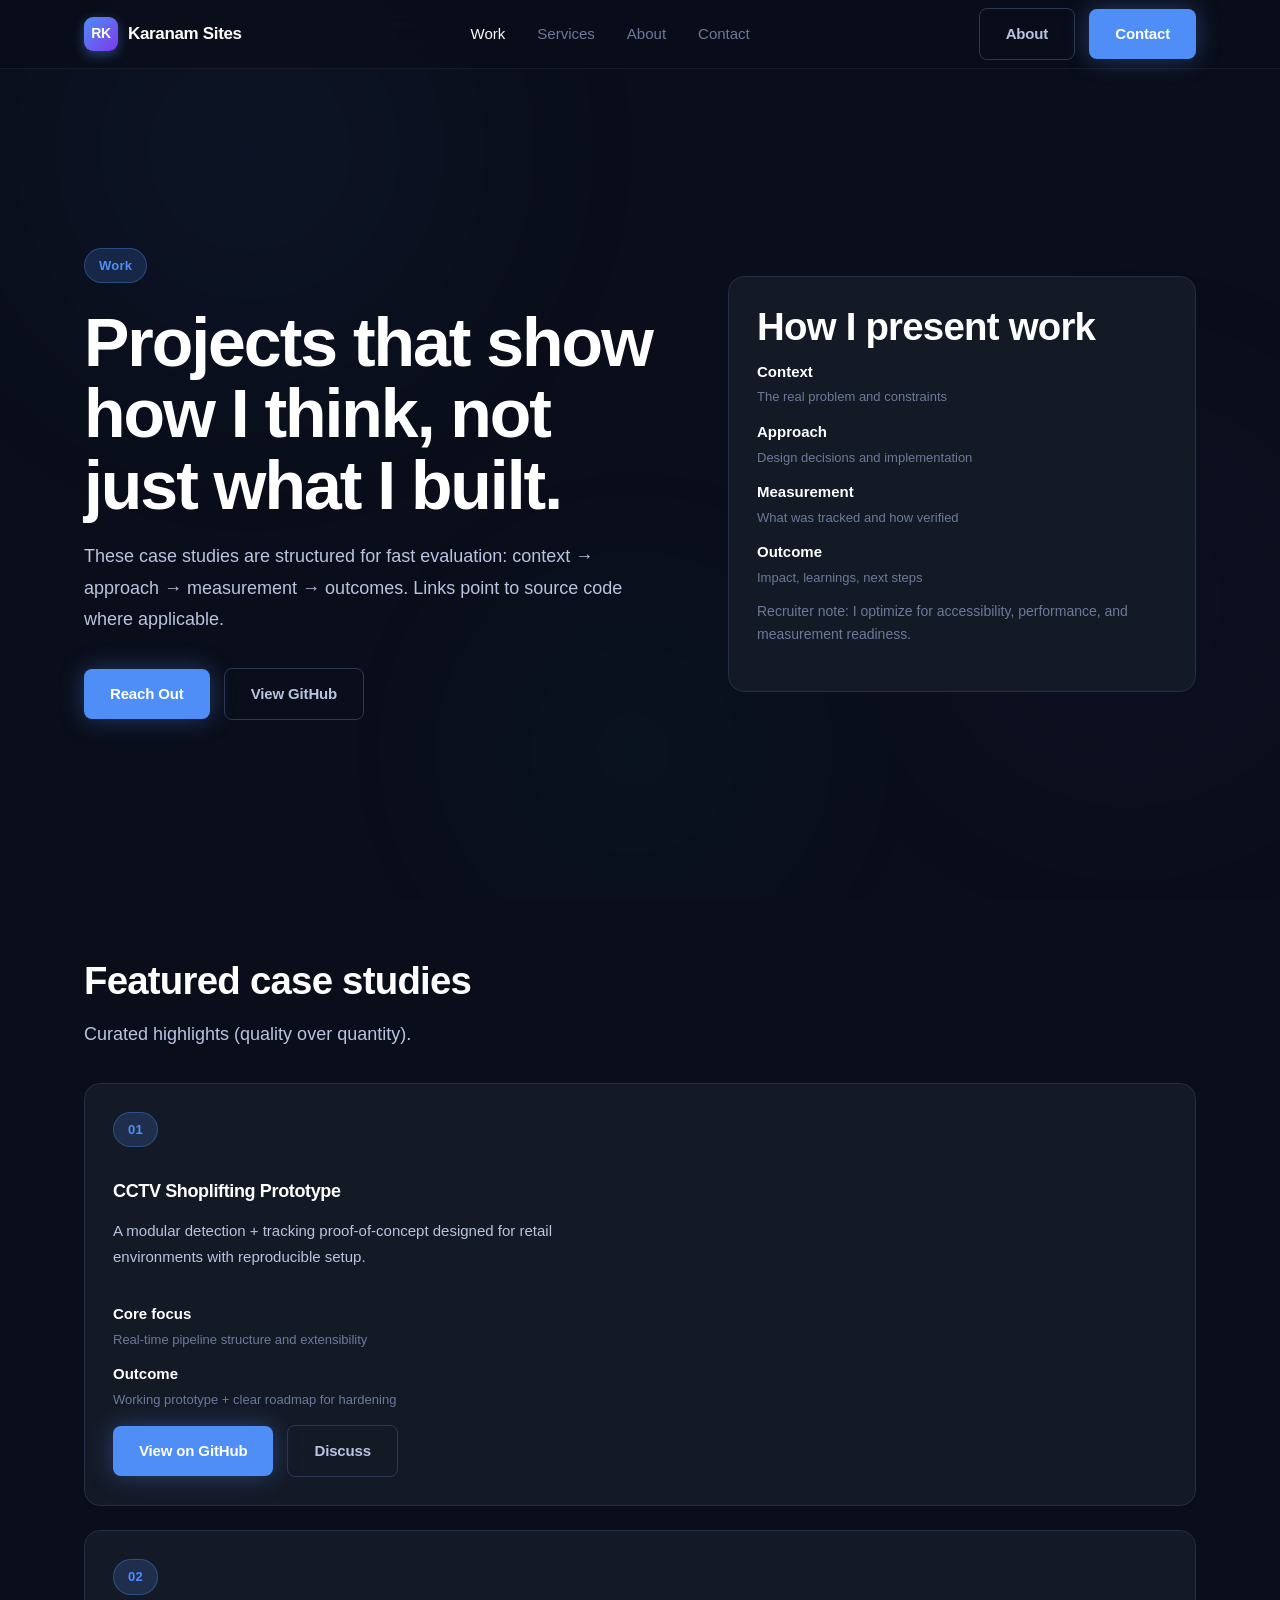
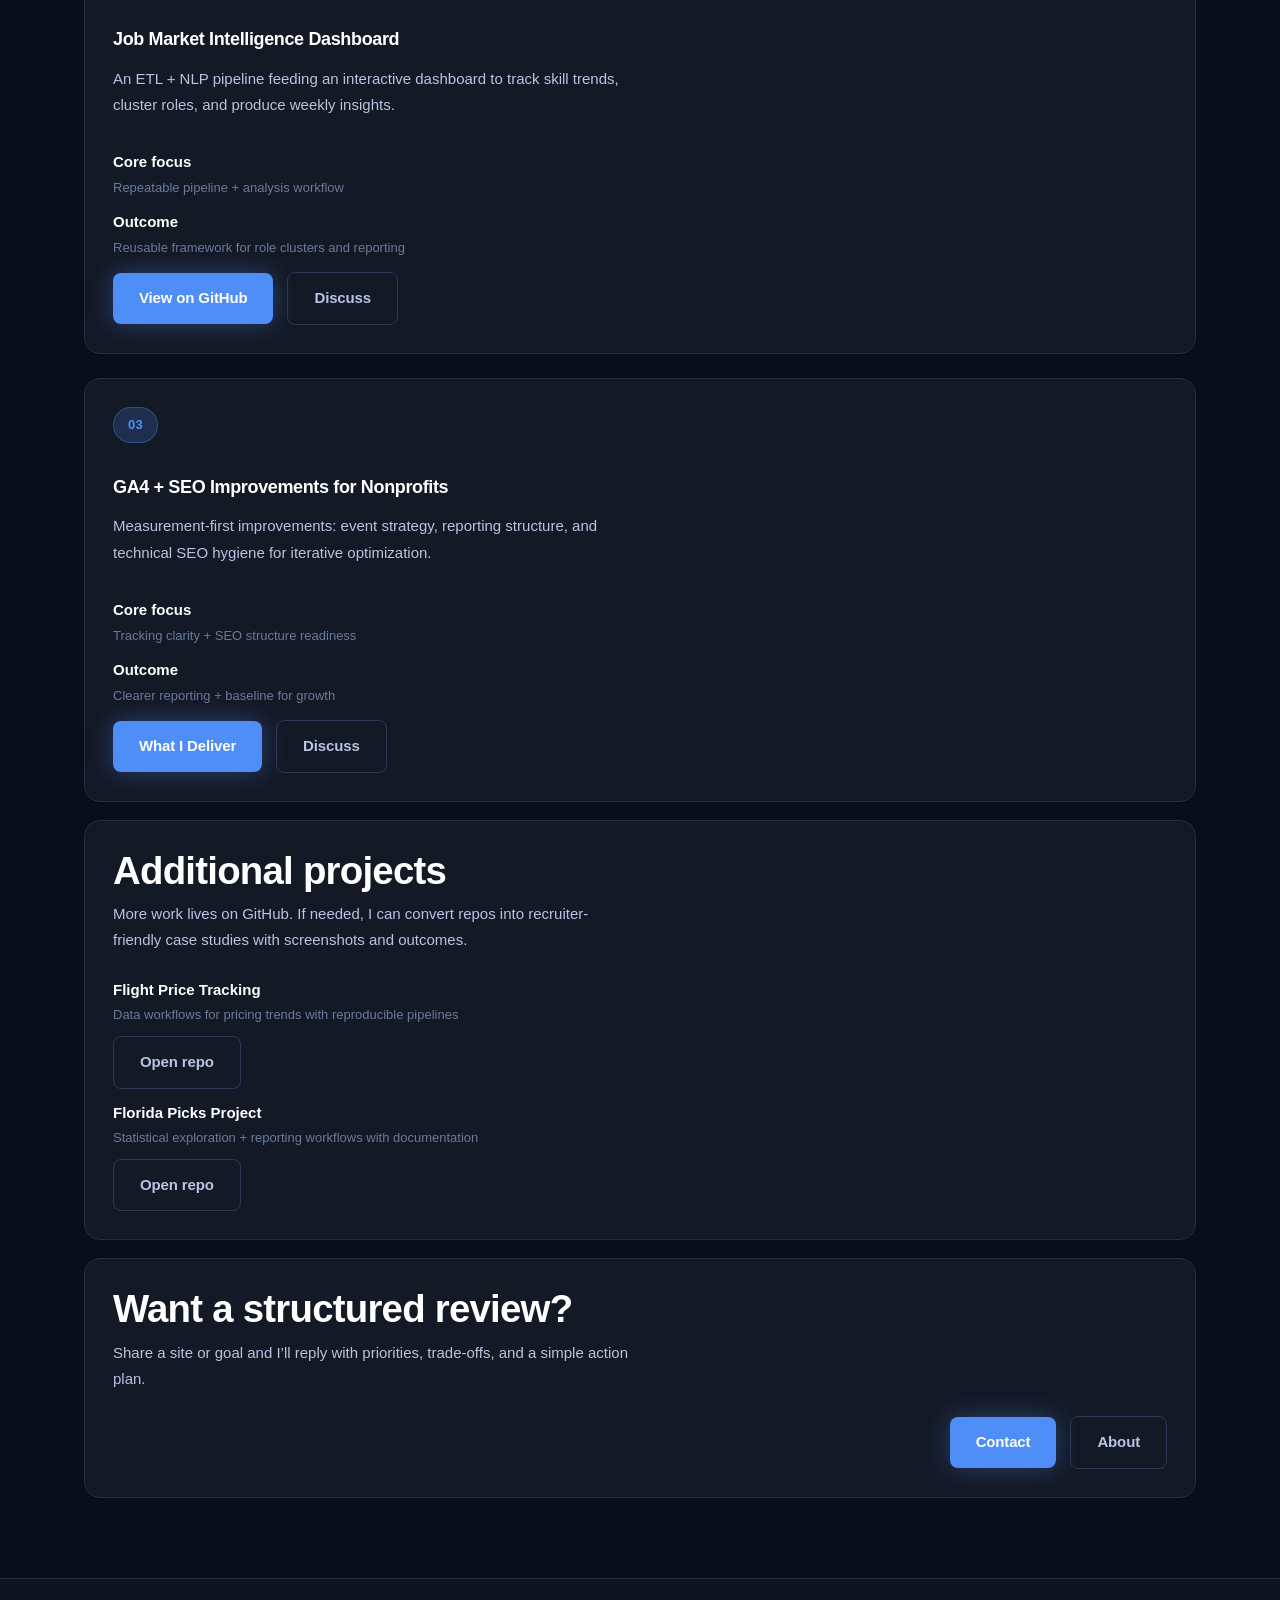
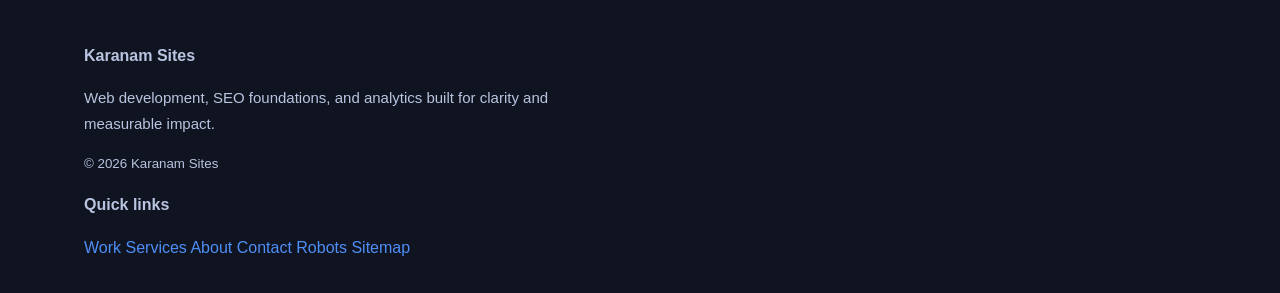
<file: work.html>
<!doctype html>
<html lang="en">
<head>
  <meta charset="utf-8" />
  <meta name="viewport" content="width=device-width, initial-scale=1" />

  <title>Work – Case Studies | Karanam Sites</title>
  <meta name="description" content="Selected case studies and projects from Karanam Sites across web development, SEO, GA4 analytics, and data products—structured for fast recruiter review." />
  <meta name="robots" content="index, follow" />

  <link rel="canonical" href="https://karanamsites.com/work.html" />
  <meta name="theme-color" content="#1f5eff" />

  <meta property="og:type" content="website" />
  <meta property="og:site_name" content="Karanam Sites" />
  <meta property="og:title" content="Work – Case Studies | Karanam Sites" />
  <meta property="og:description" content="Case studies across web, SEO, GA4 analytics, and data products—structured for clear evaluation." />
  <meta property="og:url" content="https://karanamsites.com/work.html" />
  <meta property="og:image" content="https://karanamsites.com/assets/og-image.svg" />

  <meta name="twitter:card" content="summary_large_image" />
  <meta name="twitter:title" content="Work – Case Studies | Karanam Sites" />
  <meta name="twitter:description" content="Case studies across web, SEO, GA4 analytics, and data products—structured for clear evaluation." />
  <meta name="twitter:image" content="https://karanamsites.com/assets/og-image.svg" />

  <link rel="icon" href="/assets/icon.svg" type="image/svg+xml" />
  <link rel="stylesheet" href="/style.css" />

  <script type="application/ld+json">
  {
    "@context":"https://schema.org",
    "@type":"CollectionPage",
    "name":"Work – Case Studies | Karanam Sites",
    "url":"https://karanamsites.com/work.html",
    "isPartOf":{
      "@type":"WebSite",
      "name":"Karanam Sites",
      "url":"https://karanamsites.com/"
    }
  }
  </script>

  <!-- Google Analytics (GA4) -->
  <script async src="https://www.googletagmanager.com/gtag/js?id=G-V6DBGESS1P"></script>
  <script>
    window.dataLayer = window.dataLayer || [];
    function gtag(){dataLayer.push(arguments);}
    gtag('js', new Date());
    gtag('config', 'G-V6DBGESS1P', {
      anonymize_ip: true,
      page_title: document.title,
      page_location: window.location.href
    });
  </script>
</head>

<body>
  <!-- Background FX -->
  <div class="bgFX" aria-hidden="true">
    <div class="blob b1"></div>
    <div class="blob b2"></div>
    <div class="blob b3"></div>
  </div>

  <header class="siteHeader">
    <div class="container headerInner">
      <a class="brand" href="index.html" aria-label="Karanam Sites Home">
        <span class="brandMark" aria-hidden="true"></span>
        <span>Karanam Sites</span>
      </a>

      <nav class="nav" aria-label="Primary">
        <a href="work.html">Work</a>
        <a href="services.html">Services</a>
        <a href="about.html">About</a>
        <a href="contact.html">Contact</a>
      </nav>

      <div class="actions">
        <a class="btn secondary" href="about.html">About</a>
        <a class="btn primary" href="contact.html">Contact</a>
      </div>
    </div>
  </header>

  <section class="hero">
    <div class="container heroInner">
      <div>
        <span class="badge">Work</span>
        <h1 class="h1">Projects that show how I think, not just what I built.</h1>
        <p class="lead">
          These case studies are structured for fast evaluation:
          context → approach → measurement → outcomes.
          Links point to source code where applicable.
        </p>

        <div class="actions">
          <a class="btn primary" href="contact.html">Reach Out</a>
          <a class="btn secondary" href="https://github.com/raghava0071" target="_blank" rel="noopener">View GitHub</a>
        </div>
      </div>

      <aside class="card">
        <h2 class="h2" style="margin-bottom:10px;">How I present work</h2>

        <div class="grid" style="gap:12px;">
          <div class="kpi">
            <div class="title">Context</div>
            <div class="desc">The real problem and constraints</div>
          </div>
          <div class="kpi">
            <div class="title">Approach</div>
            <div class="desc">Design decisions and implementation</div>
          </div>
          <div class="kpi">
            <div class="title">Measurement</div>
            <div class="desc">What was tracked and how verified</div>
          </div>
          <div class="kpi">
            <div class="title">Outcome</div>
            <div class="desc">Impact, learnings, next steps</div>
          </div>
        </div>

        <p style="margin-top:12px; color:var(--muted); font-size:14px;">
          Recruiter note: I optimize for accessibility, performance, and measurement readiness.
        </p>
      </aside>
    </div>
  </section>

  <section class="section">
    <div class="container">
      <h2 class="h2">Featured case studies</h2>
      <p class="lead" style="margin-top:8px;">
        Curated highlights (quality over quantity).
      </p>

      <div class="grid three" style="margin-top:16px;">
        <!-- 01 -->
        <article class="card">
          <div class="badge">01</div>
          <h3 class="h2" style="font-size:18px; margin-top:10px;">CCTV Shoplifting Prototype</h3>
          <p class="lead" style="font-size:15px;">
            A modular detection + tracking proof-of-concept designed for retail environments with reproducible setup.
          </p>

          <div class="grid" style="gap:12px;">
            <div class="kpi">
              <div class="title">Core focus</div>
              <div class="desc">Real-time pipeline structure and extensibility</div>
            </div>
            <div class="kpi">
              <div class="title">Outcome</div>
              <div class="desc">Working prototype + clear roadmap for hardening</div>
            </div>
          </div>

          <div class="actions" style="margin-top:14px;">
            <a class="btn primary" href="https://github.com/raghava0071/cctv-shoplifting" target="_blank" rel="noopener">View on GitHub</a>
            <a class="btn secondary" href="contact.html">Discuss</a>
          </div>
        </article>

        <!-- 02 -->
        <article class="card">
          <div class="badge">02</div>
          <h3 class="h2" style="font-size:18px; margin-top:10px;">Job Market Intelligence Dashboard</h3>
          <p class="lead" style="font-size:15px;">
            An ETL + NLP pipeline feeding an interactive dashboard to track skill trends, cluster roles, and produce weekly insights.
          </p>

          <div class="grid" style="gap:12px;">
            <div class="kpi">
              <div class="title">Core focus</div>
              <div class="desc">Repeatable pipeline + analysis workflow</div>
            </div>
            <div class="kpi">
              <div class="title">Outcome</div>
              <div class="desc">Reusable framework for role clusters and reporting</div>
            </div>
          </div>

          <div class="actions" style="margin-top:14px;">
            <a class="btn primary" href="https://github.com/raghava0071/job-market-intelligence-dashboard" target="_blank" rel="noopener">View on GitHub</a>
            <a class="btn secondary" href="contact.html">Discuss</a>
          </div>
        </article>

        <!-- 03 -->
        <article class="card">
          <div class="badge">03</div>
          <h3 class="h2" style="font-size:18px; margin-top:10px;">GA4 + SEO Improvements for Nonprofits</h3>
          <p class="lead" style="font-size:15px;">
            Measurement-first improvements: event strategy, reporting structure, and technical SEO hygiene for iterative optimization.
          </p>

          <div class="grid" style="gap:12px;">
            <div class="kpi">
              <div class="title">Core focus</div>
              <div class="desc">Tracking clarity + SEO structure readiness</div>
            </div>
            <div class="kpi">
              <div class="title">Outcome</div>
              <div class="desc">Clearer reporting + baseline for growth</div>
            </div>
          </div>

          <div class="actions" style="margin-top:14px;">
            <a class="btn primary" href="services.html">What I Deliver</a>
            <a class="btn secondary" href="contact.html">Discuss</a>
          </div>
        </article>
      </div>

      <div class="card muted" style="margin-top:18px;">
        <div class="grid two" style="align-items:start;">
          <div>
            <h2 class="h2" style="margin-bottom:8px;">Additional projects</h2>
            <p class="lead" style="margin:0; font-size:15px;">
              More work lives on GitHub. If needed, I can convert repos into recruiter-friendly case studies with screenshots and outcomes.
            </p>
          </div>

          <div class="grid" style="gap:12px;">
            <div class="kpi">
              <div class="title">Flight Price Tracking</div>
              <div class="desc">Data workflows for pricing trends with reproducible pipelines</div>
              <div class="actions" style="margin-top:10px;">
                <a class="btn secondary" href="https://github.com/raghava0071/amadeus-flight-price-fluctuations" target="_blank" rel="noopener">Open repo</a>
              </div>
            </div>

            <div class="kpi">
              <div class="title">Florida Picks Project</div>
              <div class="desc">Statistical exploration + reporting workflows with documentation</div>
              <div class="actions" style="margin-top:10px;">
                <a class="btn secondary" href="https://github.com/raghava0071/florida-picks-project" target="_blank" rel="noopener">Open repo</a>
              </div>
            </div>
          </div>
        </div>
      </div>

      <div class="card" style="margin-top:18px;">
        <div class="grid two" style="align-items:center;">
          <div>
            <h2 class="h2" style="margin-bottom:8px;">Want a structured review?</h2>
            <p class="lead" style="margin:0; font-size:15px;">
              Share a site or goal and I’ll reply with priorities, trade-offs, and a simple action plan.
            </p>
          </div>
          <div class="actions" style="justify-content:flex-end; margin-top:0;">
            <a class="btn primary" href="contact.html">Contact</a>
            <a class="btn secondary" href="about.html">About</a>
          </div>
        </div>
      </div>

    </div>
  </section>

  <footer class="siteFooter">
    <div class="container footerInner">
      <div>
        <p><strong>Karanam Sites</strong></p>
        <p class="lead" style="margin:0; font-size:15px;">
          Web development, SEO foundations, and analytics built for clarity and measurable impact.
        </p>
        <p style="margin-top:12px;">
          <small>© <span id="y"></span> Karanam Sites</small>
        </p>
      </div>

      <div>
        <p><strong>Quick links</strong></p>
        <div class="footerLinks">
          <a href="work.html">Work</a>
          <a href="services.html">Services</a>
          <a href="about.html">About</a>
          <a href="contact.html">Contact</a>
          <a href="robots.txt">Robots</a>
          <a href="sitemap.xml">Sitemap</a>
        </div>
      </div>
    </div>

    <script>
      document.getElementById("y").textContent = new Date().getFullYear();

      const path = location.pathname.split("/").pop() || "index.html";
      document.querySelectorAll(".nav a").forEach(a => {
        if (a.getAttribute("href") === path) a.classList.add("active");
      });

      document.addEventListener("DOMContentLoaded", () => {
        document.querySelectorAll("a").forEach(link => {
          link.addEventListener("click", () => {
            const t = (link.textContent || "").toLowerCase();
            if (t.includes("contact") || t.includes("discuss") || t.includes("github") || t.includes("work")) {
              if (typeof gtag === "function") {
                gtag("event", "cta_click", {
                  link_text: link.textContent,
                  page_path: location.pathname
                });
              }
            }
          });
        });
      });
    </script>
  </footer>
</body>
</html>
</file>
<file: style.css>
/* ============================================================
   KARANAM SITES — PROFESSIONAL DESIGN SYSTEM
   Dark, modern, with animations and visual polish
   ============================================================ */

:root {
  /* Colors */
  --bg:        #0a0e1a;
  --bg2:       #0f1420;
  --surface:   #141926;
  --surface2:  #1a2035;
  --surface3:  #202840;
  --text:      #f0f4ff;
  --textSub:   #b8c4e0;
  --muted:     #6b7a99;
  --border:    #252e48;
  --border2:   #2d3855;

  /* Brand */
  --brand:     #4f8ef7;
  --brandB:    #2563eb;
  --brandGlow: rgba(79,142,247,0.18);
  --accent:    #7c3aed;
  --accentB:   #6d28d9;
  --cyan:      #06b6d4;
  --green:     #10b981;
  --orange:    #f59e0b;

  /* Shadows */
  --shadow:    0 16px 48px rgba(0,0,0,0.5);
  --shadowMd:  0 8px 24px rgba(0,0,0,0.35);
  --shadowSm:  0 2px 8px rgba(0,0,0,0.25);
  --glow:      0 0 40px rgba(79,142,247,0.15);

  /* Layout */
  --radius:    16px;
  --radiusMd:  12px;
  --radiusSm:  8px;
  --max:       1160px;
  --pad:       24px;

  /* Transitions */
  --t:         0.25s ease;
  --tFast:     0.15s ease;
}

/* ─── RESET ─── */
*, *::before, *::after { box-sizing: border-box; }
html { scroll-behavior: smooth; font-size: 16px; }
body {
  margin: 0;
  font-family: -apple-system, BlinkMacSystemFont, "Inter", "Segoe UI", Roboto, Helvetica, Arial, sans-serif;
  background: var(--bg);
  color: var(--text);
  line-height: 1.65;
  text-rendering: optimizeLegibility;
  -webkit-font-smoothing: antialiased;
  -moz-osx-font-smoothing: grayscale;
  overflow-x: hidden;
}
img { max-width: 100%; height: auto; display: block; }
a { color: var(--brand); text-decoration: none; transition: color var(--tFast); }
a:hover { color: #fff; }
p { margin: 0 0 16px; color: var(--textSub); }
ul, ol { margin: 0; padding: 0; list-style: none; }
h1,h2,h3,h4,h5,h6 { color: var(--text); }

/* ─── UTILITY ─── */
.container { max-width: var(--max); margin: 0 auto; padding: 0 var(--pad); }
.section { padding: 80px 0; }
.section-sm { padding: 48px 0; }
.text-center { text-align: center; }
.text-muted { color: var(--muted); }
.sr-only { position: absolute; width: 1px; height: 1px; overflow: hidden; clip: rect(0,0,0,0); }

/* ─── TYPOGRAPHY ─── */
.eyebrow {
  display: inline-block;
  font-size: 12px;
  font-weight: 700;
  letter-spacing: 0.12em;
  text-transform: uppercase;
  color: var(--brand);
  margin-bottom: 14px;
}

.h1 {
  font-size: clamp(36px, 5.5vw, 68px);
  line-height: 1.05;
  font-weight: 800;
  letter-spacing: -0.03em;
  color: #ffffff;
  margin: 0 0 20px;
}

.h2 {
  font-size: clamp(26px, 3vw, 42px);
  line-height: 1.15;
  font-weight: 700;
  letter-spacing: -0.02em;
  color: #ffffff;
  margin: 0 0 16px;
}

.h3 {
  font-size: clamp(18px, 1.8vw, 22px);
  line-height: 1.3;
  font-weight: 700;
  letter-spacing: -0.01em;
  color: #ffffff;
  margin: 0 0 10px;
}

.lead {
  font-size: 18px;
  color: var(--textSub);
  line-height: 1.75;
  max-width: 62ch;
  margin-bottom: 32px;
}

/* ─── BADGE ─── */
.badge {
  display: inline-flex;
  align-items: center;
  gap: 8px;
  padding: 6px 14px;
  border-radius: 999px;
  background: var(--brandGlow);
  border: 1px solid rgba(79,142,247,0.35);
  color: var(--brand);
  font-size: 13px;
  font-weight: 600;
  letter-spacing: 0.02em;
  margin-bottom: 24px;
  white-space: nowrap;
}
.badge.green { background: rgba(16,185,129,0.15); border-color: rgba(16,185,129,0.35); color: var(--green); }
.badge.purple { background: rgba(124,58,237,0.15); border-color: rgba(124,58,237,0.35); color: #a78bfa; }

/* ─── GRID ─── */
.grid { display: grid; gap: 24px; }
.grid-2 { grid-template-columns: repeat(2, 1fr); }
.grid-3 { grid-template-columns: repeat(3, 1fr); }
.grid-4 { grid-template-columns: repeat(4, 1fr); }
.grid-hero { grid-template-columns: 1.1fr 0.9fr; gap: 72px; align-items: center; }

/* ─── CARDS ─── */
.card {
  background: var(--surface);
  border: 1px solid var(--border);
  border-radius: var(--radius);
  padding: 28px;
  transition: border-color var(--t), box-shadow var(--t), transform var(--t);
  position: relative;
  overflow: hidden;
}
.card::before {
  content: "";
  position: absolute;
  inset: 0;
  background: linear-gradient(135deg, rgba(79,142,247,0.04) 0%, transparent 60%);
  opacity: 0;
  transition: opacity var(--t);
  pointer-events: none;
}
.card:hover { border-color: var(--brand); box-shadow: var(--shadowMd), var(--glow); transform: translateY(-3px); }
.card:hover::before { opacity: 1; }

.card-dark { background: var(--surface2); border-color: var(--border2); }
.card-featured { background: linear-gradient(135deg, var(--surface2) 0%, var(--surface3) 100%); border-color: var(--brand); }

.card-icon {
  width: 48px; height: 48px;
  border-radius: var(--radiusSm);
  background: var(--brandGlow);
  border: 1px solid rgba(79,142,247,0.25);
  display: flex; align-items: center; justify-content: center;
  font-size: 22px;
  margin-bottom: 18px;
  flex-shrink: 0;
}
.card-icon.green { background: rgba(16,185,129,0.15); border-color: rgba(16,185,129,0.3); }
.card-icon.purple { background: rgba(124,58,237,0.15); border-color: rgba(124,58,237,0.3); }
.card-icon.orange { background: rgba(245,158,11,0.15); border-color: rgba(245,158,11,0.3); }
.card-icon.cyan { background: rgba(6,182,212,0.15); border-color: rgba(6,182,212,0.3); }

/* ─── BUTTONS ─── */
.btn {
  display: inline-flex; align-items: center; justify-content: center;
  gap: 8px;
  padding: 13px 26px;
  border-radius: var(--radiusSm);
  font-size: 15px;
  font-weight: 600;
  letter-spacing: -0.01em;
  cursor: pointer;
  border: none;
  text-decoration: none !important;
  transition: all var(--tFast);
  white-space: nowrap;
  position: relative;
  overflow: hidden;
}
.btn::after {
  content: "";
  position: absolute;
  inset: 0;
  background: rgba(255,255,255,0);
  transition: background var(--tFast);
}
.btn:hover::after { background: rgba(255,255,255,0.06); }

.btn.primary {
  background: var(--brand);
  color: #fff;
  box-shadow: 0 0 24px rgba(79,142,247,0.35);
}
.btn.primary:hover { background: #6fa3fa; box-shadow: 0 0 36px rgba(79,142,247,0.5); transform: translateY(-1px); color: #fff; }

.btn.secondary {
  background: transparent;
  color: var(--textSub);
  border: 1.5px solid var(--border2);
}
.btn.secondary:hover { border-color: var(--brand); color: var(--brand); background: var(--brandGlow); transform: translateY(-1px); }

.btn.ghost { background: var(--surface2); color: var(--textSub); border: 1px solid var(--border); }
.btn.ghost:hover { background: var(--surface3); color: #fff; }

.btn-sm { padding: 8px 16px; font-size: 13px; }
.btn-lg { padding: 16px 32px; font-size: 17px; }

/* ─── ACTIONS GROUP ─── */
.actions { display: flex; gap: 14px; flex-wrap: wrap; align-items: center; margin-top: 28px; }
.actions.center { justify-content: center; }

/* ─── BACKGROUND FX ─── */
.bgFX {
  position: fixed; inset: 0;
  pointer-events: none; z-index: 0; overflow: hidden;
}
.blob {
  position: absolute; border-radius: 50%;
  filter: blur(100px); opacity: 0;
  animation: blobFloat 12s ease-in-out infinite;
}
.b1 { width: 700px; height: 700px; background: radial-gradient(circle, #4f8ef7 0%, transparent 70%); top: -200px; left: -100px; opacity: 0.07; animation-delay: 0s; }
.b2 { width: 600px; height: 600px; background: radial-gradient(circle, #7c3aed 0%, transparent 70%); top: 300px; right: -150px; opacity: 0.06; animation-delay: -4s; }
.b3 { width: 500px; height: 500px; background: radial-gradient(circle, #06b6d4 0%, transparent 70%); bottom: -100px; left: 30%; opacity: 0.05; animation-delay: -8s; }

@keyframes blobFloat {
  0%, 100% { transform: translate(0, 0) scale(1); }
  33% { transform: translate(30px, -20px) scale(1.05); }
  66% { transform: translate(-20px, 15px) scale(0.95); }
}

/* ─── HEADER ─── */
.siteHeader {
  position: sticky; top: 0; z-index: 200;
  background: rgba(10,14,26,0.82);
  backdrop-filter: blur(20px);
  -webkit-backdrop-filter: blur(20px);
  border-bottom: 1px solid rgba(255,255,255,0.06);
}
.headerInner {
  display: flex; align-items: center; justify-content: space-between;
  gap: 24px; height: 68px;
}

.brand {
  display: flex; align-items: center; gap: 10px;
  font-size: 17px; font-weight: 700; letter-spacing: -0.02em;
  color: #ffffff !important; text-decoration: none !important;
  transition: opacity var(--tFast);
}
.brand:hover { opacity: 0.8; color: #ffffff !important; }

.brandMark {
  display: inline-flex; align-items: center; justify-content: center;
  width: 34px; height: 34px; border-radius: 9px;
  background: linear-gradient(135deg, var(--brand) 0%, var(--accent) 100%);
  color: #fff; font-weight: 800; font-size: 14px; flex-shrink: 0;
  box-shadow: 0 4px 12px rgba(79,142,247,0.4);
}
.brandMark::after { content: "RK"; }

.nav { display: flex; align-items: center; gap: 2px; }
.nav a {
  padding: 7px 15px; border-radius: var(--radiusSm);
  color: var(--muted); font-size: 15px; font-weight: 500;
  transition: all var(--tFast);
}
.nav a:hover { color: #fff; background: rgba(255,255,255,0.07); }
.nav a.active { color: #fff; }

.siteHeader .actions { margin-top: 0; }

/* ─── HERO ─── */
.hero {
  position: relative; z-index: 1;
  padding: 110px 0 90px; min-height: 90vh;
  display: flex; align-items: center;
}
.heroInner { display: grid; grid-template-columns: 1.1fr 0.9fr; gap: 72px; align-items: center; }

.hero-tag {
  display: inline-flex; align-items: center; gap: 8px;
  font-size: 13px; color: var(--muted); font-weight: 500;
  margin-bottom: 20px;
}
.hero-tag span { width: 6px; height: 6px; border-radius: 50%; background: var(--green); display: inline-block; animation: pulse 2s infinite; }

@keyframes pulse {
  0%, 100% { opacity: 1; transform: scale(1); }
  50% { opacity: 0.5; transform: scale(1.3); }
}

.hero-gradient-text {
  background: linear-gradient(135deg, #ffffff 30%, #a8c4ff 70%, #c4b5fd 100%);
  -webkit-background-clip: text;
  -webkit-text-fill-color: transparent;
  background-clip: text;
}

/* ─── STATS BAR ─── */
.statsBar {
  display: flex; gap: 32px; margin-top: 40px;
  padding-top: 36px; border-top: 1px solid var(--border);
}
.statItem { }
.statNum { font-size: 28px; font-weight: 800; color: #fff; letter-spacing: -0.03em; line-height: 1; }
.statLabel { font-size: 13px; color: var(--muted); margin-top: 4px; }

/* ─── QUICK ACCESS / SIDE CARD ─── */
.sideCard {
  background: linear-gradient(135deg, var(--surface) 0%, var(--surface2) 100%);
  border: 1px solid var(--border2);
  border-radius: var(--radius);
  padding: 32px;
  box-shadow: var(--shadow);
  position: relative; overflow: hidden;
}
.sideCard::before {
  content: "";
  position: absolute; top: 0; left: 0; right: 0; height: 2px;
  background: linear-gradient(90deg, var(--brand) 0%, var(--accent) 100%);
}

.profileLink {
  display: flex; align-items: center; justify-content: space-between;
  padding: 16px;
  background: var(--surface2);
  border: 1px solid var(--border);
  border-radius: var(--radiusMd);
  margin-bottom: 12px;
  transition: all var(--tFast);
  text-decoration: none !important;
}
.profileLink:hover { border-color: var(--brand); background: var(--surface3); transform: translateX(4px); }
.profileLink:last-of-type { margin-bottom: 0; }

.profileLinkLeft { display: flex; align-items: center; gap: 14px; }
.profileLinkIcon { width: 40px; height: 40px; border-radius: var(--radiusSm); display: flex; align-items: center; justify-content: center; font-size: 18px; flex-shrink: 0; }
.profileLinkTitle { font-weight: 600; color: #fff; font-size: 15px; display: block; }
.profileLinkDesc { font-size: 13px; color: var(--muted); display: block; }
.profileLinkArrow { color: var(--muted); font-size: 18px; transition: transform var(--tFast); }
.profileLink:hover .profileLinkArrow { transform: translateX(4px); color: var(--brand); }

/* ─── SECTION HEADER ─── */
.sectionHead { margin-bottom: 52px; }
.sectionHead.center { text-align: center; }
.sectionHead.center .lead { margin-left: auto; margin-right: auto; }

/* ─── SERVICE CARDS ─── */
.serviceCard {
  background: var(--surface);
  border: 1px solid var(--border);
  border-radius: var(--radius);
  padding: 32px;
  transition: all var(--t);
  position: relative; overflow: hidden;
}
.serviceCard::after {
  content: "";
  position: absolute; bottom: 0; left: 0; right: 0; height: 3px;
  background: linear-gradient(90deg, var(--brand), var(--accent));
  opacity: 0; transition: opacity var(--t);
}
.serviceCard:hover { transform: translateY(-4px); box-shadow: var(--shadow); border-color: var(--border2); }
.serviceCard:hover::after { opacity: 1; }

/* ─── PROJECT CARDS ─── */
.projectCard {
  background: var(--surface);
  border: 1px solid var(--border);
  border-radius: var(--radius);
  overflow: hidden;
  transition: all var(--t);
  display: flex; flex-direction: column;
}
.projectCard:hover { transform: translateY(-4px); box-shadow: var(--shadow); border-color: var(--brand); }

.projectThumb {
  height: 180px;
  display: flex; align-items: center; justify-content: center;
  font-size: 52px;
  background: linear-gradient(135deg, var(--surface2) 0%, var(--surface3) 100%);
  position: relative; overflow: hidden;
}
.projectThumb::after {
  content: "";
  position: absolute; inset: 0;
  background: linear-gradient(to bottom, transparent 40%, rgba(10,14,26,0.6) 100%);
}

.projectBody { padding: 24px; flex: 1; display: flex; flex-direction: column; }
.projectTags { display: flex; gap: 8px; flex-wrap: wrap; margin-bottom: 12px; }
.projectTag {
  padding: 3px 10px; border-radius: 999px;
  font-size: 11px; font-weight: 600; letter-spacing: 0.05em; text-transform: uppercase;
  background: var(--brandGlow); border: 1px solid rgba(79,142,247,0.25); color: var(--brand);
}
.projectTag.green { background: rgba(16,185,129,0.12); border-color: rgba(16,185,129,0.3); color: var(--green); }
.projectTag.purple { background: rgba(124,58,237,0.12); border-color: rgba(124,58,237,0.3); color: #a78bfa; }
.projectTag.orange { background: rgba(245,158,11,0.12); border-color: rgba(245,158,11,0.3); color: var(--orange); }

.projectBody h3 { margin-bottom: 10px; }
.projectBody p { flex: 1; }
.projectLinks { display: flex; gap: 10px; margin-top: 16px; }

/* ─── SKILL BAR ─── */
.skillItem { margin-bottom: 18px; }
.skillTop { display: flex; justify-content: space-between; align-items: center; margin-bottom: 8px; }
.skillName { font-weight: 600; color: var(--textSub); font-size: 14px; }
.skillPct { font-weight: 700; color: var(--brand); font-size: 14px; }
.skillTrack {
  height: 6px; background: var(--surface2); border-radius: 999px; overflow: hidden;
}
.skillFill {
  height: 100%; border-radius: 999px;
  background: linear-gradient(90deg, var(--brand), var(--accent));
  transform-origin: left;
  animation: fillSkill 1.2s ease forwards;
  transform: scaleX(0);
}
@keyframes fillSkill { to { transform: scaleX(1); } }

/* ─── TIMELINE ─── */
.timeline { position: relative; padding-left: 32px; }
.timeline::before {
  content: "";
  position: absolute; left: 0; top: 0; bottom: 0;
  width: 2px; background: linear-gradient(to bottom, var(--brand), var(--accent), transparent);
}
.timelineItem { position: relative; margin-bottom: 36px; }
.timelineItem::before {
  content: "";
  position: absolute; left: -39px; top: 4px;
  width: 16px; height: 16px; border-radius: 50%;
  background: var(--surface); border: 2.5px solid var(--brand);
  box-shadow: 0 0 12px rgba(79,142,247,0.4);
}
.timelineDate { font-size: 12px; font-weight: 700; color: var(--brand); letter-spacing: 0.05em; text-transform: uppercase; margin-bottom: 6px; }
.timelineTitle { font-weight: 700; color: #fff; font-size: 16px; margin-bottom: 4px; }
.timelineDesc { color: var(--muted); font-size: 14px; line-height: 1.6; }

/* ─── FORM ─── */
.formGroup { margin-bottom: 24px; }
.formGroup label { display: block; font-size: 14px; font-weight: 600; color: var(--textSub); margin-bottom: 8px; }
.formGroup input,
.formGroup textarea,
.formGroup select {
  width: 100%; padding: 13px 16px;
  background: var(--surface2); border: 1.5px solid var(--border2);
  border-radius: var(--radiusSm); color: var(--text);
  font-size: 15px; font-family: inherit;
  transition: border-color var(--t), box-shadow var(--t);
  outline: none;
}
.formGroup input:focus,
.formGroup textarea:focus { border-color: var(--brand); box-shadow: 0 0 0 3px rgba(79,142,247,0.15); }
.formGroup textarea { min-height: 140px; resize: vertical; }

/* ─── CTA SECTION ─── */
.ctaSection {
  background: linear-gradient(135deg, var(--surface) 0%, var(--surface2) 100%);
  border-top: 1px solid var(--border); border-bottom: 1px solid var(--border);
  padding: 96px 0; text-align: center; position: relative; overflow: hidden;
}
.ctaSection::before {
  content: "";
  position: absolute; inset: 0;
  background: radial-gradient(ellipse 80% 50% at 50% 50%, rgba(79,142,247,0.08) 0%, transparent 70%);
}
.ctaSection .container { position: relative; z-index: 1; }

/* ─── FOOTER ─── */
.siteFooter {
  background: var(--bg2);
  border-top: 1px solid var(--border);
  padding: 64px 0 32px;
}
.footerGrid { display: grid; grid-template-columns: 1.8fr 1fr 1fr 1fr; gap: 48px; }
.footerBrand p { color: var(--muted); font-size: 14px; line-height: 1.7; max-width: 26ch; margin-top: 14px; }
.footerSocials { display: flex; gap: 10px; margin-top: 20px; }
.socialBtn {
  width: 36px; height: 36px; border-radius: var(--radiusSm);
  background: var(--surface); border: 1px solid var(--border);
  display: flex; align-items: center; justify-content: center;
  font-size: 16px; color: var(--muted); text-decoration: none !important;
  transition: all var(--tFast);
}
.socialBtn:hover { background: var(--brand); border-color: var(--brand); color: #fff; }

.footerCol h5 { font-size: 12px; font-weight: 700; color: var(--muted); letter-spacing: 0.1em; text-transform: uppercase; margin: 0 0 16px; }
.footerCol a { display: block; color: var(--textSub); font-size: 14px; margin-bottom: 10px; transition: color var(--tFast); }
.footerCol a:hover { color: var(--brand); }

.footerBottom {
  margin-top: 48px; padding-top: 24px; border-top: 1px solid var(--border);
  display: flex; align-items: center; justify-content: space-between;
  color: var(--muted); font-size: 13px;
}

/* ─── DIVIDER ─── */
.divider { border: none; border-top: 1px solid var(--border); margin: 40px 0; }

/* ─── TAG ─── */
.tag {
  display: inline-flex; align-items: center; padding: 4px 12px;
  background: var(--surface2); border: 1px solid var(--border);
  border-radius: 999px; color: var(--muted); font-size: 12px; font-weight: 500;
}

/* ─── KPI ─── */
.kpi .title { font-weight: 700; color: #fff; font-size: 15px; margin-bottom: 2px; }
.kpi .desc { color: var(--muted); font-size: 13px; }

/* ─── HIGHLIGHT BOX ─── */
.highlight {
  background: linear-gradient(135deg, var(--surface2), var(--surface3));
  border: 1px solid var(--border2);
  border-radius: var(--radiusMd); padding: 24px;
}

/* ─── FEATURE ROW ─── */
.featureRow {
  display: flex; align-items: flex-start; gap: 16px;
  padding: 18px 0; border-bottom: 1px solid var(--border);
}
.featureRow:last-child { border-bottom: none; }
.featureRow-icon { font-size: 24px; flex-shrink: 0; margin-top: 2px; }
.featureRow-text h4 { font-weight: 700; color: #fff; font-size: 15px; margin: 0 0 4px; }
.featureRow-text p { font-size: 14px; color: var(--muted); margin: 0; }

/* ─── CHECK LIST ─── */
.checkList { margin: 0; padding: 0; list-style: none; }
.checkList li {
  display: flex; align-items: center; gap: 10px;
  padding: 8px 0; border-bottom: 1px solid var(--border);
  font-size: 14px; color: var(--textSub);
}
.checkList li:last-child { border-bottom: none; }
.checkList li::before { content: "✓"; color: var(--green); font-weight: 700; flex-shrink: 0; }

/* ─── RESPONSIVE ─── */
@media (max-width: 900px) {
  .heroInner { grid-template-columns: 1fr; gap: 48px; }
  .grid-2 { grid-template-columns: 1fr; }
  .grid-3 { grid-template-columns: 1fr; }
  .grid-4 { grid-template-columns: repeat(2, 1fr); }
  .footerGrid { grid-template-columns: 1fr 1fr; gap: 32px; }
  .hero { padding: 80px 0 60px; min-height: auto; }
  .statsBar { gap: 20px; }
}

@media (max-width: 600px) {
  .nav { display: none; }
  .siteHeader .actions .btn.secondary { display: none; }
  .grid-4 { grid-template-columns: 1fr; }
  .footerGrid { grid-template-columns: 1fr; }
  .footerBottom { flex-direction: column; gap: 8px; text-align: center; }
  .statsBar { flex-direction: column; gap: 16px; }
  .h1 { font-size: 36px; }
  .hero { padding: 60px 0 48px; }
    }


/* ===================================================
   PROFILE HERO
=================================================== */
.profileHero { padding: 80px 0 60px; position: relative; }
.profileHeroInner {
  display: grid;
  grid-template-columns: auto 1fr;
  gap: 56px;
  align-items: center;
}
.profileLeft {
  display: flex;
  flex-direction: column;
  align-items: center;
  gap: 24px;
  min-width: 220px;
}
.avatarWrap { position: relative; display: inline-block; }
.avatarImg {
  width: 160px;
  height: 160px;
  border-radius: 50%;
  object-fit: cover;
  border: 3px solid var(--border2);
  box-shadow: 0 0 0 6px rgba(79,142,247,0.15), var(--shadow);
  display: block;
  transition: transform var(--t), box-shadow var(--t);
}
.avatarImg:hover {
  transform: scale(1.04);
  box-shadow: 0 0 0 8px rgba(79,142,247,0.25), var(--shadow);
}
.avatarOnline {
  position: absolute;
  bottom: 8px; right: 8px;
  width: 18px; height: 18px;
  background: var(--green);
  border-radius: 50%;
  border: 3px solid var(--bg);
  box-shadow: 0 0 8px rgba(16,185,129,0.6);
}
.profileMeta { text-align: center; }
.profileName {
  font-size: clamp(22px, 2.5vw, 28px);
  font-weight: 800;
  letter-spacing: -0.02em;
  margin: 0 0 6px;
  color: #fff;
}
.profileRole { font-size: 14px; color: var(--brand); font-weight: 600; margin: 0 0 8px; }
.profileLocation { font-size: 13px; color: var(--muted); margin: 0 0 16px; }
.profileSocials {
  display: flex;
  gap: 8px;
  flex-wrap: wrap;
  justify-content: center;
}
.socialPill {
  display: inline-flex;
  align-items: center;
  gap: 6px;
  padding: 6px 12px;
  border-radius: 20px;
  background: var(--surface2);
  border: 1px solid var(--border);
  color: var(--textSub);
  font-size: 13px;
  font-weight: 500;
  text-decoration: none;
  transition: all var(--t);
}
.socialPill:hover {
  background: var(--surface3);
  border-color: var(--brand);
  color: #fff;
  transform: translateY(-2px);
}
.profileRight { flex: 1; }
.profileAboutCard {
  background: var(--surface);
  border: 1px solid var(--border);
  border-radius: var(--radius);
  padding: 36px;
  position: relative;
  overflow: hidden;
}
.profileAboutCard::before {
  content: '';
  position: absolute;
  top: 0; left: 0; right: 0;
  height: 3px;
  background: linear-gradient(90deg, var(--brand), var(--accent), var(--cyan));
}
.profileAboutText {
  font-size: 17px;
  color: var(--textSub);
  line-height: 1.8;
  margin: 0 0 28px;
}
.profileAboutText strong { color: #fff; }
.statsGrid {
  display: grid;
  grid-template-columns: repeat(4, 1fr);
  gap: 16px;
  margin-bottom: 28px;
}
.statBox {
  background: var(--surface2);
  border: 1px solid var(--border);
  border-radius: var(--radiusMd);
  padding: 16px 12px;
  text-align: center;
  transition: border-color var(--t), transform var(--t);
}
.statBox:hover { border-color: var(--brand); transform: translateY(-2px); }
.statBox .statNum {
  display: block;
  font-size: 22px;
  font-weight: 800;
  letter-spacing: -0.02em;
  margin-bottom: 4px;
}
.statBox .statLabel { display: block; font-size: 12px; color: var(--muted); }
.gradient-text {
  background: linear-gradient(135deg, var(--brand), var(--accent));
  -webkit-background-clip: text;
  -webkit-text-fill-color: transparent;
  background-clip: text;
}
.profileCTA { display: flex; gap: 12px; flex-wrap: wrap; }

/* ===================================================
   SKILLS STRIP
=================================================== */
.skillsStrip {
  padding: 28px 0;
  background: var(--bg2);
  border-top: 1px solid var(--border);
  border-bottom: 1px solid var(--border);
}
.skillTagsWrap {
  display: flex;
  gap: 10px;
  flex-wrap: wrap;
  justify-content: center;
}
.skillTag {
  display: inline-block;
  padding: 7px 16px;
  border-radius: 20px;
  background: var(--surface);
  border: 1px solid var(--border);
  color: var(--textSub);
  font-size: 13px;
  font-weight: 500;
  transition: all var(--t);
}
.skillTag:hover { border-color: var(--brand); color: #fff; }
.skillTag.highlight {
  background: rgba(79,142,247,0.1);
  border-color: rgba(79,142,247,0.3);
  color: var(--brand);
}

/* ===================================================
   PROJECTS GRID
=================================================== */
.projectsGrid {
  display: grid;
  grid-template-columns: repeat(3, 1fr);
  gap: 28px;
  margin-top: 48px;
}
.projectCard {
  background: var(--surface);
  border: 1px solid var(--border);
  border-radius: var(--radius);
  padding: 28px;
  display: flex;
  flex-direction: column;
  gap: 16px;
  transition: border-color var(--t), transform var(--t), box-shadow var(--t);
  position: relative;
  overflow: hidden;
}
.projectCard::before {
  content: '';
  position: absolute;
  top: 0; left: 0; right: 0;
  height: 2px;
  background: linear-gradient(90deg, transparent, var(--brand), transparent);
  opacity: 0;
  transition: opacity var(--t);
}
.projectCard:hover {
  border-color: var(--brand);
  transform: translateY(-4px);
  box-shadow: 0 20px 60px rgba(79,142,247,0.12);
}
.projectCard:hover::before { opacity: 1; }
.projectCardTop {
  display: flex;
  align-items: flex-start;
  gap: 14px;
  flex-wrap: wrap;
}
.projectIcon {
  width: 48px; height: 48px;
  border-radius: var(--radiusMd);
  display: flex;
  align-items: center;
  justify-content: center;
  font-size: 22px;
  flex-shrink: 0;
}
.projectTags { display: flex; gap: 6px; flex-wrap: wrap; flex: 1; }
.projTag {
  display: inline-block;
  padding: 3px 10px;
  border-radius: 12px;
  background: var(--surface2);
  border: 1px solid var(--border);
  font-size: 11px;
  font-weight: 600;
  color: var(--textSub);
}
.projectTitle { font-size: 18px; font-weight: 700; color: #fff; margin: 0; }
.projectDesc { font-size: 14px; color: var(--textSub); line-height: 1.7; margin: 0; }
.projectMeta {
  background: var(--surface2);
  border-radius: var(--radiusMd);
  padding: 14px;
  display: flex;
  flex-direction: column;
  gap: 8px;
}
.projectMetaRow { display: flex; gap: 8px; align-items: flex-start; font-size: 13px; }
.metaLabel {
  font-weight: 700;
  color: var(--brand);
  min-width: 72px;
  flex-shrink: 0;
  font-size: 11px;
  text-transform: uppercase;
  letter-spacing: 0.06em;
  padding-top: 2px;
}
.metaVal { color: var(--textSub); }
.projectActions { display: flex; gap: 10px; flex-wrap: wrap; margin-top: auto; }

/* ===================================================
   PROCESS STEPS
=================================================== */
.processGrid {
  display: flex;
  align-items: flex-start;
  gap: 16px;
  margin-top: 48px;
}
.processStep {
  flex: 1;
  background: var(--surface);
  border: 1px solid var(--border);
  border-radius: var(--radius);
  padding: 28px 24px;
  transition: border-color var(--t), transform var(--t);
}
.processStep:hover { border-color: var(--brand); transform: translateY(-3px); }
.stepNum {
  font-size: 40px;
  font-weight: 900;
  line-height: 1;
  background: linear-gradient(135deg, var(--brand), var(--accent));
  -webkit-background-clip: text;
  -webkit-text-fill-color: transparent;
  background-clip: text;
  margin-bottom: 12px;
}
.processArrow { color: var(--muted); font-size: 24px; margin-top: 56px; flex-shrink: 0; }

/* ===================================================
   CTA BANNER
=================================================== */
.ctaBanner {
  padding: 80px 0;
  background: linear-gradient(135deg, #1a1f3c 0%, #0f1f40 50%, #1a1f3c 100%);
  border-top: 1px solid rgba(79,142,247,0.2);
  border-bottom: 1px solid rgba(79,142,247,0.2);
  position: relative;
  overflow: hidden;
}
.ctaBanner::before {
  content: '';
  position: absolute;
  top: -50%; left: 50%;
  transform: translateX(-50%);
  width: 600px; height: 600px;
  background: radial-gradient(circle, rgba(79,142,247,0.1) 0%, transparent 70%);
  pointer-events: none;
}
.ctaBannerInner {
  display: flex;
  align-items: center;
  justify-content: space-between;
  gap: 40px;
  flex-wrap: wrap;
  position: relative;
}
.ctaBannerActions { display: flex; gap: 14px; flex-wrap: wrap; flex-shrink: 0; }
.btn.white { background: #fff; color: #0a0e1a; border-color: #fff; }
.btn.white:hover { background: #f0f4ff; }
.btn.outline-white { background: transparent; color: #fff; border: 2px solid rgba(255,255,255,0.4); }
.btn.outline-white:hover { background: rgba(255,255,255,0.1); border-color: #fff; }

/* ===================================================
   SERVICE CARD FEATURED
=================================================== */
.serviceCard.featured {
  border-color: var(--brand);
  background: linear-gradient(180deg, rgba(79,142,247,0.06) 0%, var(--surface) 100%);
  position: relative;
}
.serviceCard.featured::after {
  content: 'Most Popular';
  position: absolute;
  top: -1px; right: 20px;
  background: var(--brand);
  color: #fff;
  font-size: 11px;
  font-weight: 700;
  padding: 4px 12px;
  border-radius: 0 0 8px 8px;
  letter-spacing: 0.05em;
  text-transform: uppercase;
}

/* ===================================================
   FOOTER ADDITIONS
=================================================== */
.footSocials { display: flex; gap: 14px; margin-top: 16px; }
.footSocials a { color: var(--muted); font-size: 14px; transition: color var(--t); }
.footSocials a:hover { color: #fff; }
.footBottom { border-top: 1px solid var(--border); padding: 20px 0; margin-top: 32px; }
.footBottom .container {
  display: flex;
  justify-content: space-between;
  align-items: center;
  flex-wrap: wrap;
  gap: 8px;
}
.footBottom p { margin: 0; font-size: 13px; color: var(--muted); }

/* ===================================================
   RESPONSIVE — NEW COMPONENTS
=================================================== */
@media (max-width: 900px) {
  .profileHeroInner { grid-template-columns: 1fr; gap: 32px; }
  .profileLeft { flex-direction: row; align-items: center; min-width: auto; }
  .profileMeta { text-align: left; }
  .profileSocials { justify-content: flex-start; }
  .statsGrid { grid-template-columns: repeat(2, 1fr); }
  .projectsGrid { grid-template-columns: 1fr 1fr; }
  .processGrid { flex-direction: column; }
  .processArrow { display: none; }
  .ctaBannerInner { flex-direction: column; text-align: center; }
  .ctaBannerActions { justify-content: center; }
}
@media (max-width: 600px) {
  .profileLeft { flex-direction: column; align-items: center; }
  .profileMeta { text-align: center; }
  .profileSocials { justify-content: center; }
  .statsGrid { grid-template-columns: repeat(2, 1fr); }
  .profileAboutCard { padding: 24px; }
  .projectsGrid { grid-template-columns: 1fr; }
}
</file>
